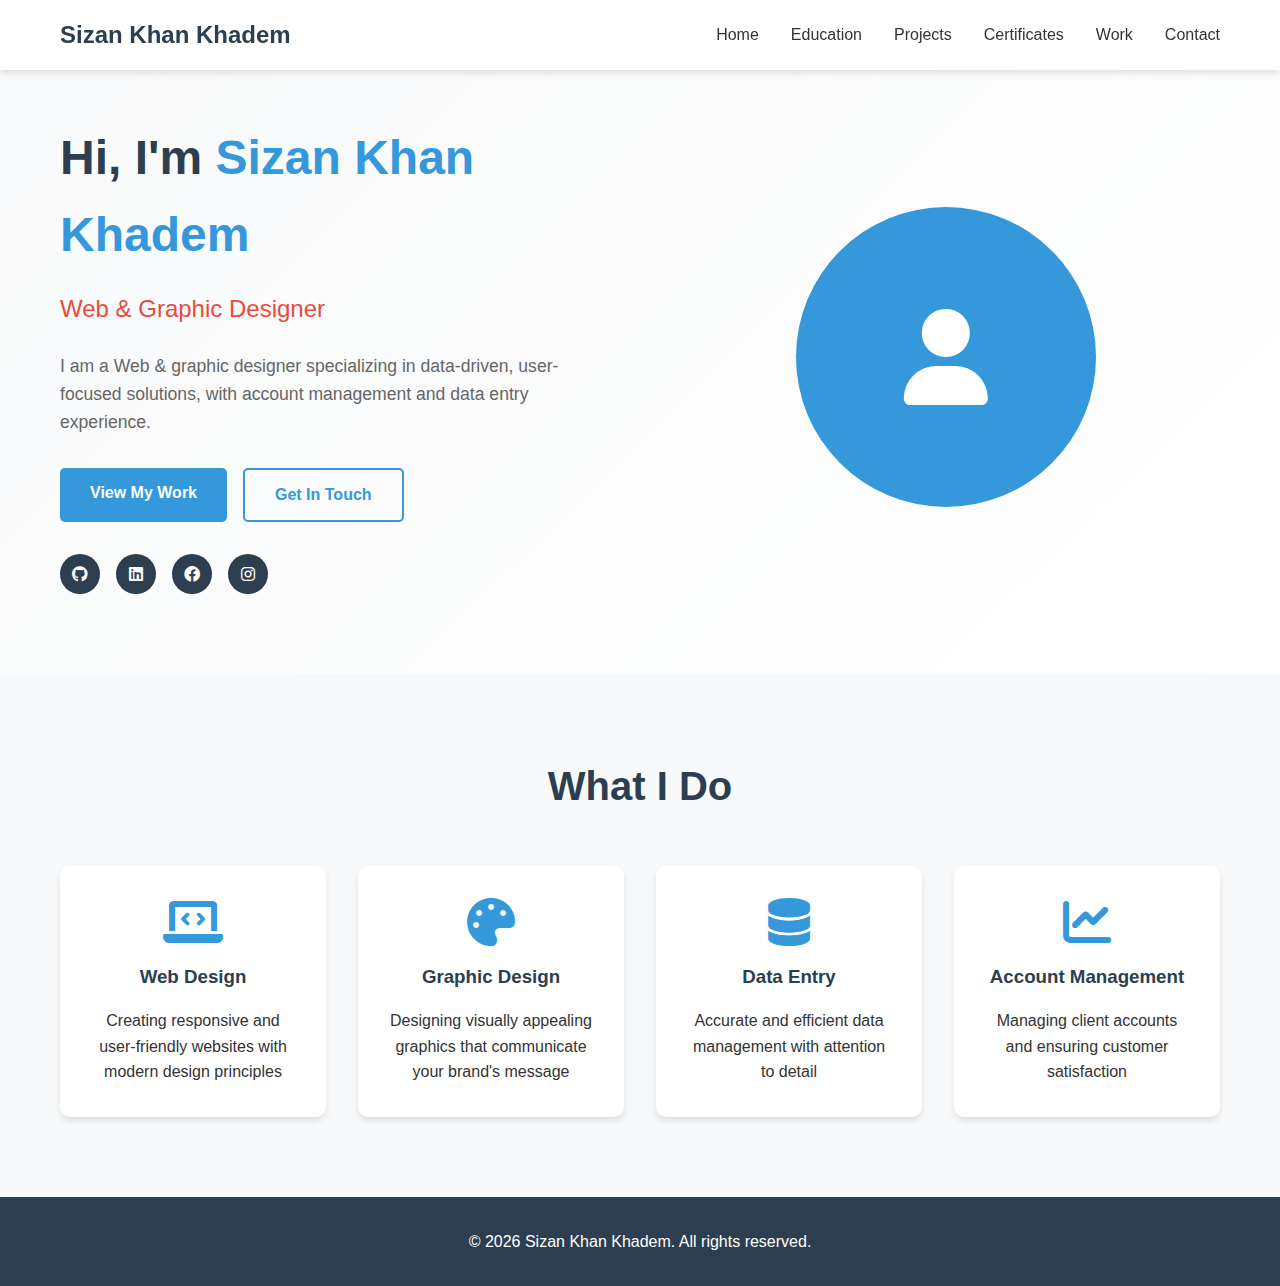
<file: index.html>
<!DOCTYPE html>
<html lang="en">
<head>
    <meta charset="UTF-8">
    <meta name="viewport" content="width=device-width, initial-scale=1.0">
    <title>Sizan Khan Khadem - Portfolio</title>
    <link rel="stylesheet" href="styles.css">
    <link href="https://cdnjs.cloudflare.com/ajax/libs/font-awesome/6.0.0/css/all.min.css" rel="stylesheet">
</head>
<body>
    <nav class="navbar">
        <div class="nav-container">
            <div class="nav-logo">
                <h2>Sizan Khan Khadem</h2>
            </div>
            <ul class="nav-menu">
                <li class="nav-item"><a href="index.html" class="nav-link">Home</a></li>
                <li class="nav-item"><a href="education.html" class="nav-link">Education</a></li>
                <li class="nav-item"><a href="projects.html" class="nav-link">Projects</a></li>
                <li class="nav-item"><a href="certificates.html" class="nav-link">Certificates</a></li>
                <li class="nav-item"><a href="work.html" class="nav-link">Work</a></li>
                <li class="nav-item"><a href="contact.html" class="nav-link">Contact</a></li>
            </ul>
            <div class="hamburger">
                <span></span>
                <span></span>
                <span></span>
            </div>
        </div>
    </nav>

    <section class="hero">
        <div class="hero-container">
            <div class="hero-content">
                <h1>Hi, I'm <span class="highlight">Sizan Khan Khadem</span></h1>
                <h2>Web & Graphic Designer</h2>
                <p class="bio">I am a Web & graphic designer specializing in data-driven, user-focused solutions, with account management and data entry experience.</p>
                <div class="hero-buttons">
                    <a href="projects.html" class="btn btn-primary">View My Work</a>
                    <a href="contact.html" class="btn btn-secondary">Get In Touch</a>
                </div>
                <div class="social-links">
                    <a href="https://github.com/Sezan-14711" target="_blank"><i class="fab fa-github"></i></a>
                    <a href="https://www.linkedin.com/in/sizankhankhadam/" target="_blank"><i class="fab fa-linkedin"></i></a>
                    <a href="https://www.facebook.com/share/175jYSY4NF/" target="_blank"><i class="fab fa-facebook"></i></a>
                    <a href="https://www.instagram.com/sezan_khan_sez_?igsh=MW90b3p6cHNrYTkxaQ==" target="_blank"><i class="fab fa-instagram"></i></a>
                </div>
            </div>
            <div class="hero-image">
                <div class="image-placeholder">
                    <i class="fas fa-user"></i>
                </div>
            </div>
        </div>
    </section>

    <section class="skills">
        <div class="container">
            <h2>What I Do</h2>
            <div class="skills-grid">
                <div class="skill-card">
                    <i class="fas fa-laptop-code"></i>
                    <h3>Web Design</h3>
                    <p>Creating responsive and user-friendly websites with modern design principles</p>
                </div>
                <div class="skill-card">
                    <i class="fas fa-palette"></i>
                    <h3>Graphic Design</h3>
                    <p>Designing visually appealing graphics that communicate your brand's message</p>
                </div>
                <div class="skill-card">
                    <i class="fas fa-database"></i>
                    <h3>Data Entry</h3>
                    <p>Accurate and efficient data management with attention to detail</p>
                </div>
                <div class="skill-card">
                    <i class="fas fa-chart-line"></i>
                    <h3>Account Management</h3>
                    <p>Managing client accounts and ensuring customer satisfaction</p>
                </div>
            </div>
        </div>
    </section>

    <footer class="footer">
        <div class="container">
            <p>&copy; 2024 Sizan Khan Khadem. All rights reserved.</p>
        </div>
    </footer>

    <script src="script.js"></script>
</body>
</html>
</file>
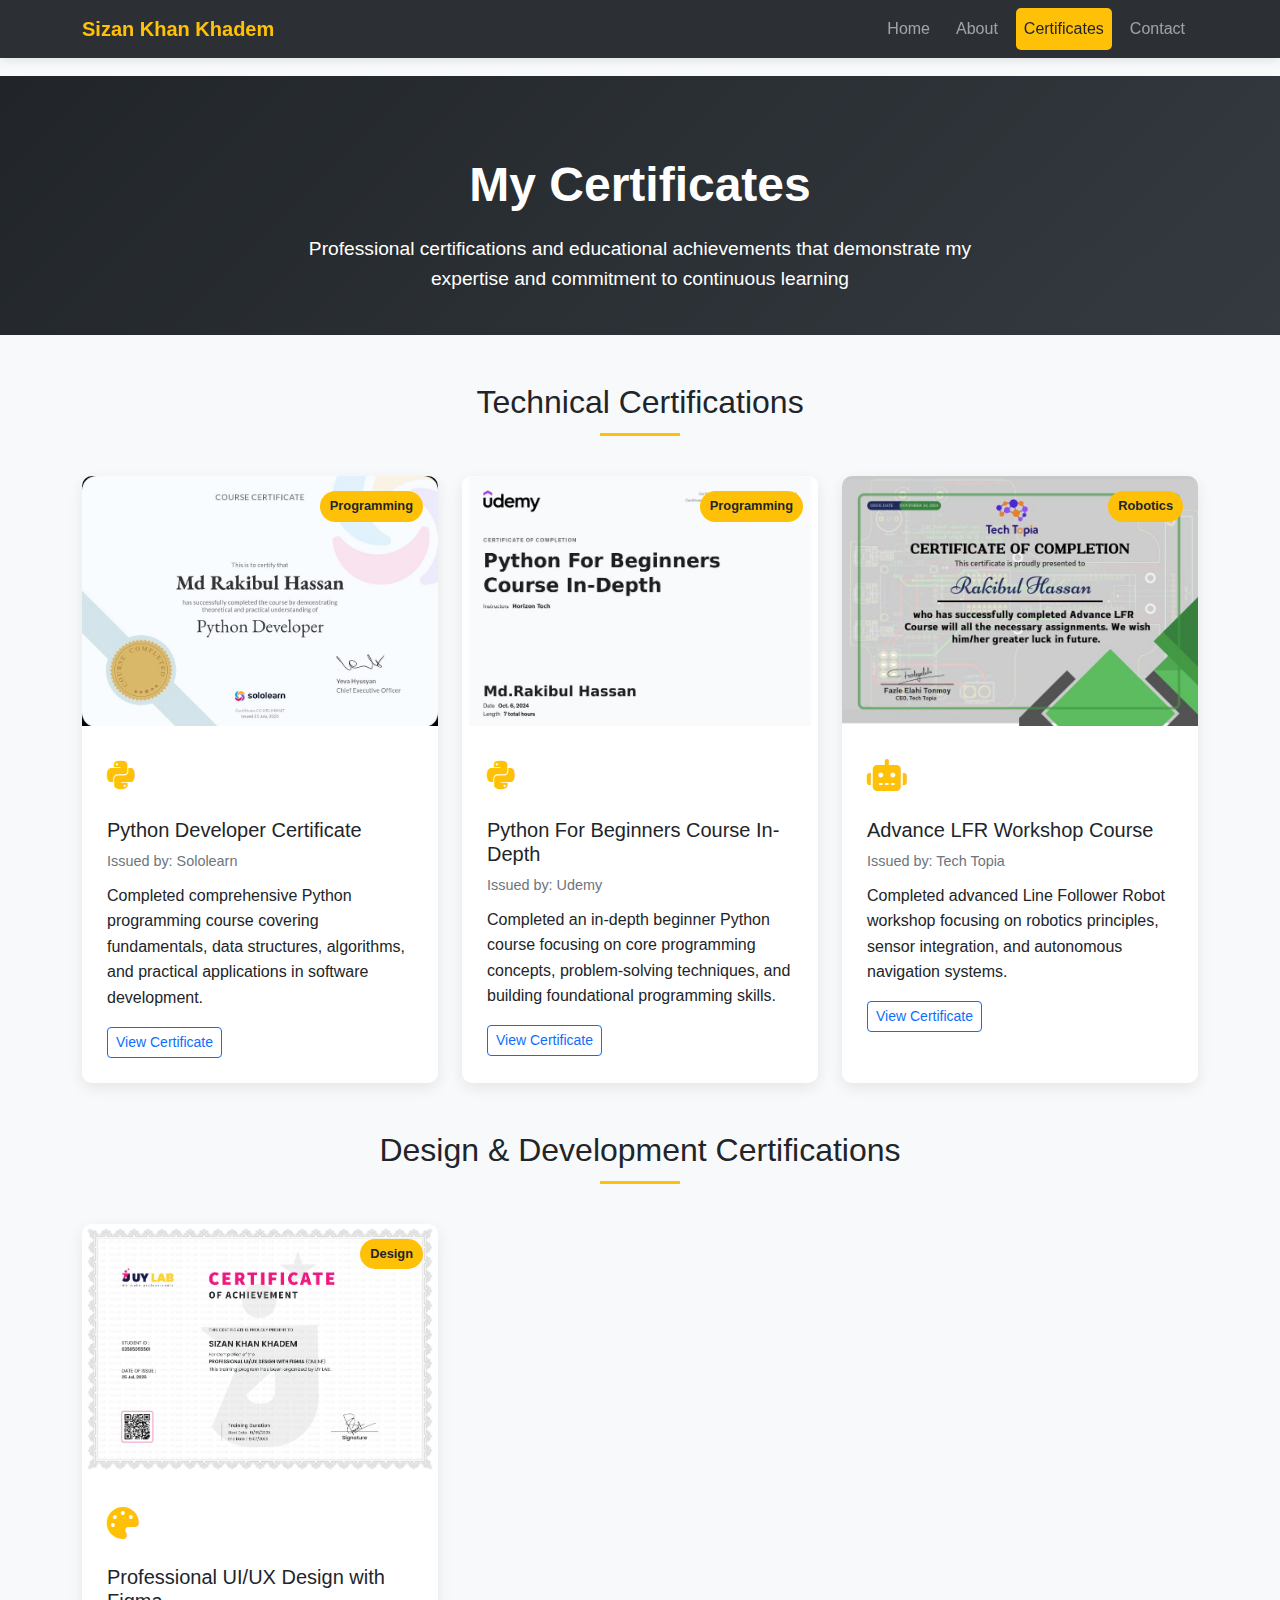
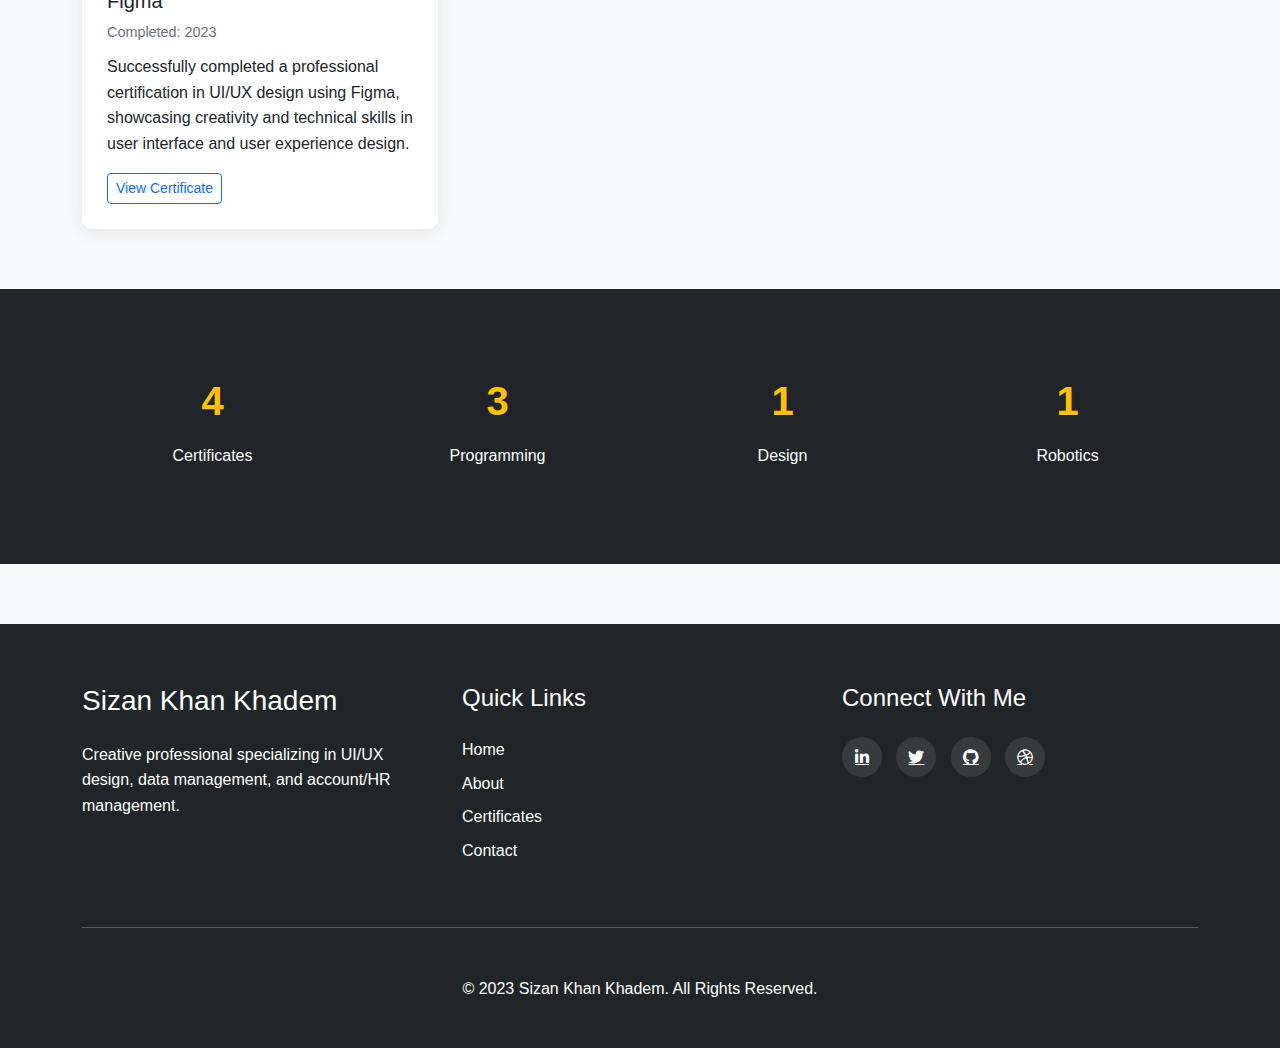
<file: about.html>
<!DOCTYPE html>
<html lang="en">

<head>
    <meta charset="UTF-8">
    <meta name="viewport" content="width=device-width, initial-scale=1.0">
    <title>Education & Certificates | Sizan Khan Khadem</title>
    <link href="https://cdn.jsdelivr.net/npm/bootstrap@5.3.3/dist/css/bootstrap.min.css" rel="stylesheet">
    <link href="https://cdnjs.cloudflare.com/ajax/libs/font-awesome/6.5.1/css/all.min.css" rel="stylesheet">
    <style>
        :root {
            --primary-color: #ffc107;
            --secondary-color: #212529;
            --accent-color: #6c757d;
            --light-bg: #f8f9fa;
        }
        
        body {
            font-family: 'Segoe UI', Tahoma, Geneva, Verdana, sans-serif;
            line-height: 1.6;
            color: var(--secondary-color);
            padding-top: 76px;
            background-color: #f8f9fa;
        }
        
        .navbar {
            background-color: rgba(33, 37, 41, 0.95) !important;
            backdrop-filter: blur(10px);
            transition: all 0.3s ease;
            box-shadow: 0 2px 10px rgba(0, 0, 0, 0.1);
        }
        
        .navbar-brand {
            font-weight: 700;
            color: var(--primary-color) !important;
        }
        
        .nav-link {
            font-weight: 500;
            margin: 0 5px;
            border-radius: 5px;
            transition: all 0.3s ease;
        }
        
        .nav-link:hover, .nav-link.active {
            background-color: var(--primary-color);
            color: var(--secondary-color) !important;
        }
        
        .certificates-hero {
            background: linear-gradient(135deg, var(--secondary-color) 0%, #343a40 100%);
            color: white;
            padding: 80px 0 40px;
            text-align: center;
            margin-bottom: 40px;
        }
        
        .certificates-hero h1 {
            font-size: 3rem;
            font-weight: 700;
            margin-bottom: 20px;
        }
        
        .certificates-hero p {
            font-size: 1.2rem;
            max-width: 700px;
            margin: 0 auto;
        }
        
        .section-title {
            position: relative;
            margin-bottom: 40px;
            padding-bottom: 15px;
            text-align: center;
        }
        
        .section-title:after {
            content: '';
            position: absolute;
            bottom: 0;
            left: 50%;
            transform: translateX(-50%);
            width: 80px;
            height: 3px;
            background-color: var(--primary-color);
        }
        
        .certificate-card {
            background-color: white;
            border-radius: 10px;
            box-shadow: 0 5px 15px rgba(0, 0, 0, 0.08);
            padding: 0;
            height: 100%;
            transition: transform 0.3s ease, box-shadow 0.3s ease;
            overflow: hidden;
            border: none;
        }
        
        .certificate-card:hover {
            transform: translateY(-10px);
            box-shadow: 0 15px 30px rgba(0, 0, 0, 0.15);
        }
        
        .certificate-img {
            height: 250px;
            object-fit: cover;
            width: 100%;
            transition: transform 0.5s ease;
        }
        
        .certificate-card:hover .certificate-img {
            transform: scale(1.05);
        }
        
        .certificate-badge {
            position: absolute;
            top: 15px;
            right: 15px;
            background-color: var(--primary-color);
            color: var(--secondary-color);
            padding: 5px 10px;
            border-radius: 20px;
            font-size: 0.8rem;
            font-weight: 600;
        }
        
        .certificate-content {
            padding: 25px;
        }
        
        .certificate-icon {
            font-size: 2rem;
            color: var(--primary-color);
            margin-bottom: 15px;
        }
        
        .certificate-date {
            color: var(--accent-color);
            font-size: 0.9rem;
            margin-bottom: 10px;
        }
        
        .stats-section {
            background-color: var(--secondary-color);
            color: white;
            padding: 60px 0;
            margin-top: 60px;
        }
        
        .stat-item {
            text-align: center;
            padding: 20px;
        }
        
        .stat-number {
            font-size: 2.5rem;
            font-weight: 700;
            color: var(--primary-color);
            margin-bottom: 10px;
        }
        
        .footer {
            background-color: var(--secondary-color);
            color: white;
            padding: 60px 0 30px;
            margin-top: 60px;
        }
        
        .social-links a {
            display: inline-flex;
            align-items: center;
            justify-content: center;
            width: 40px;
            height: 40px;
            background-color: rgba(255, 255, 255, 0.1);
            color: white;
            border-radius: 50%;
            margin-right: 10px;
            transition: all 0.3s ease;
        }
        
        .social-links a:hover {
            background-color: var(--primary-color);
            color: var(--secondary-color);
            transform: translateY(-3px);
        }
        
        @media (max-width: 768px) {
            .certificates-hero h1 {
                font-size: 2.2rem;
            }
            
            .certificates-hero p {
                font-size: 1rem;
            }
        }
    </style>
</head>

<body>
    <!-- Navbar -->
    <nav class="navbar navbar-expand-lg navbar-dark fixed-top">
        <div class="container">
            <a class="navbar-brand" href="index.html">Sizan Khan Khadem</a>
            <button class="navbar-toggler" type="button" data-bs-toggle="collapse" data-bs-target="#navbarNav">
                <span class="navbar-toggler-icon"></span>
            </button>
            <div class="collapse navbar-collapse" id="navbarNav">
                <ul class="navbar-nav ms-auto">
                    <li class="nav-item">
                        <a class="nav-link" href="index.html">Home</a>
                    </li>
                    <li class="nav-item">
                        <a class="nav-link" href="about.html">About</a>
                    </li>
                    <li class="nav-item">
                        <a class="nav-link active" href="certificates.html">Certificates</a>
                    </li>
                    <li class="nav-item">
                        <a class="nav-link" href="contact.html">Contact</a>
                    </li>
                </ul>
            </div>
        </div>
    </nav>

    <!-- Hero Section -->
    <section class="certificates-hero">
        <div class="container">
            <h1>My Certificates</h1>
            <p>Professional certifications and educational achievements that demonstrate my expertise and commitment to continuous learning</p>
        </div>
    </section>

    <!-- Certificates Section -->
    <section class="container my-5">
        <h2 class="section-title">Technical Certifications</h2>
        <div class="row g-4">
            <div class="col-md-6 col-lg-4">
                <div class="certificate-card">
                    <div class="position-relative">
                        <img src="assets/images/cer4.jpg" class="certificate-img" alt="Python Developer Certificate">
                        <span class="certificate-badge">Programming</span>
                    </div>
                    <div class="certificate-content">
                        <div class="certificate-icon">
                            <i class="fab fa-python"></i>
                        </div>
                        <h5>Python Developer Certificate</h5>
                        <p class="certificate-date">Issued by: Sololearn</p>
                        <p class="card-text">Completed comprehensive Python programming course covering fundamentals, data structures, algorithms, and practical applications in software development.</p>
                        <a href="assets/images/cer4.jpg" class="btn btn-outline-primary btn-sm" target="_blank">View Certificate</a>
                    </div>
                </div>
            </div>
            
            <div class="col-md-6 col-lg-4">
                <div class="certificate-card">
                    <div class="position-relative">
                        <img src="assets/images/cer5.jpg" class="certificate-img" alt="Python For Beginners Certificate">
                        <span class="certificate-badge">Programming</span>
                    </div>
                    <div class="certificate-content">
                        <div class="certificate-icon">
                            <i class="fab fa-python"></i>
                        </div>
                        <h5>Python For Beginners Course In-Depth</h5>
                        <p class="certificate-date">Issued by: Udemy</p>
                        <p class="card-text">Completed an in-depth beginner Python course focusing on core programming concepts, problem-solving techniques, and building foundational programming skills.</p>
                        <a href="assets/images/cer5.jpg" class="btn btn-outline-primary btn-sm" target="_blank">View Certificate</a>
                    </div>
                </div>
            </div>
            
            <div class="col-md-6 col-lg-4">
                <div class="certificate-card">
                    <div class="position-relative">
                        <img src="assets/images/cer6.jpg" class="certificate-img" alt="Advance LFR Workshop Certificate">
                        <span class="certificate-badge">Robotics</span>
                    </div>
                    <div class="certificate-content">
                        <div class="certificate-icon">
                            <i class="fas fa-robot"></i>
                        </div>
                        <h5>Advance LFR Workshop Course</h5>
                        <p class="certificate-date">Issued by: Tech Topia</p>
                        <p class="card-text">Completed advanced Line Follower Robot workshop focusing on robotics principles, sensor integration, and autonomous navigation systems.</p>
                        <a href="assets/images/cer6.jpg" class="btn btn-outline-primary btn-sm" target="_blank">View Certificate</a>
                    </div>
                </div>
            </div>
        </div>
        
        <h2 class="section-title mt-5">Design & Development Certifications</h2>
        <div class="row g-4">
            <div class="col-md-6 col-lg-4">
                <div class="certificate-card">
                    <div class="position-relative">
                        <img src="assets/images/ui-ux.jpg" class="certificate-img" alt="UI/UX Design Certification">
                        <span class="certificate-badge">Design</span>
                    </div>
                    <div class="certificate-content">
                        <div class="certificate-icon">
                            <i class="fas fa-palette"></i>
                        </div>
                        <h5>Professional UI/UX Design with Figma</h5>
                        <p class="certificate-date">Completed: 2023</p>
                        <p class="card-text">Successfully completed a professional certification in UI/UX design using Figma, showcasing creativity and technical skills in user interface and user experience design.</p>
                        <a href="assets/images/ui-ux.jpg" class="btn btn-outline-primary btn-sm" target="_blank">View Certificate</a>
                    </div>
                </div>
            </div>
        </div>
    </section>

    <!-- Stats Section -->
    <section class="stats-section">
        <div class="container">
            <div class="row text-center">
                <div class="col-md-3 col-6">
                    <div class="stat-item">
                        <div class="stat-number">4</div>
                        <p>Certificates</p>
                    </div>
                </div>
                <div class="col-md-3 col-6">
                    <div class="stat-item">
                        <div class="stat-number">3</div>
                        <p>Programming</p>
                    </div>
                </div>
                <div class="col-md-3 col-6">
                    <div class="stat-item">
                        <div class="stat-number">1</div>
                        <p>Design</p>
                    </div>
                </div>
                <div class="col-md-3 col-6">
                    <div class="stat-item">
                        <div class="stat-number">1</div>
                        <p>Robotics</p>
                    </div>
                </div>
            </div>
        </div>
    </section>

    <!-- Footer -->
    <footer class="footer">
        <div class="container">
            <div class="row">
                <div class="col-lg-4 mb-4 mb-lg-0">
                    <h3 class="mb-4">Sizan Khan Khadem</h3>
                    <p>Creative professional specializing in UI/UX design, data management, and account/HR management.</p>
                </div>
                <div class="col-lg-4 mb-4 mb-lg-0">
                    <h4 class="mb-4">Quick Links</h4>
                    <ul class="list-unstyled">
                        <li class="mb-2"><a href="index.html" class="text-white text-decoration-none">Home</a></li>
                        <li class="mb-2"><a href="about.html" class="text-white text-decoration-none">About</a></li>
                        <li class="mb-2"><a href="certificates.html" class="text-white text-decoration-none">Certificates</a></li>
                        <li class="mb-2"><a href="contact.html" class="text-white text-decoration-none">Contact</a></li>
                    </ul>
                </div>
                <div class="col-lg-4">
                    <h4 class="mb-4">Connect With Me</h4>
                    <div class="social-links">
                        <a href="#"><i class="fab fa-linkedin-in"></i></a>
                        <a href="#"><i class="fab fa-twitter"></i></a>
                        <a href="#"><i class="fab fa-github"></i></a>
                        <a href="#"><i class="fab fa-dribbble"></i></a>
                    </div>
                </div>
            </div>
            <hr class="my-5 bg-light">
            <div class="text-center">
                <p>&copy; 2023 Sizan Khan Khadem. All Rights Reserved.</p>
            </div>
        </div>
    </footer>

    <script src="https://cdn.jsdelivr.net/npm/bootstrap@5.3.3/dist/js/bootstrap.bundle.min.js"></script>
    <script>
        // Navbar background on scroll
        window.addEventListener('scroll', function() {
            if (window.scrollY > 50) {
                document.querySelector('.navbar').style.backgroundColor = 'rgba(33, 37, 41, 0.95)';
            } else {
                document.querySelector('.navbar').style.backgroundColor = 'rgba(33, 37, 41, 0.9)';
            }
        });
    </script>
</body>

</html>
</file>
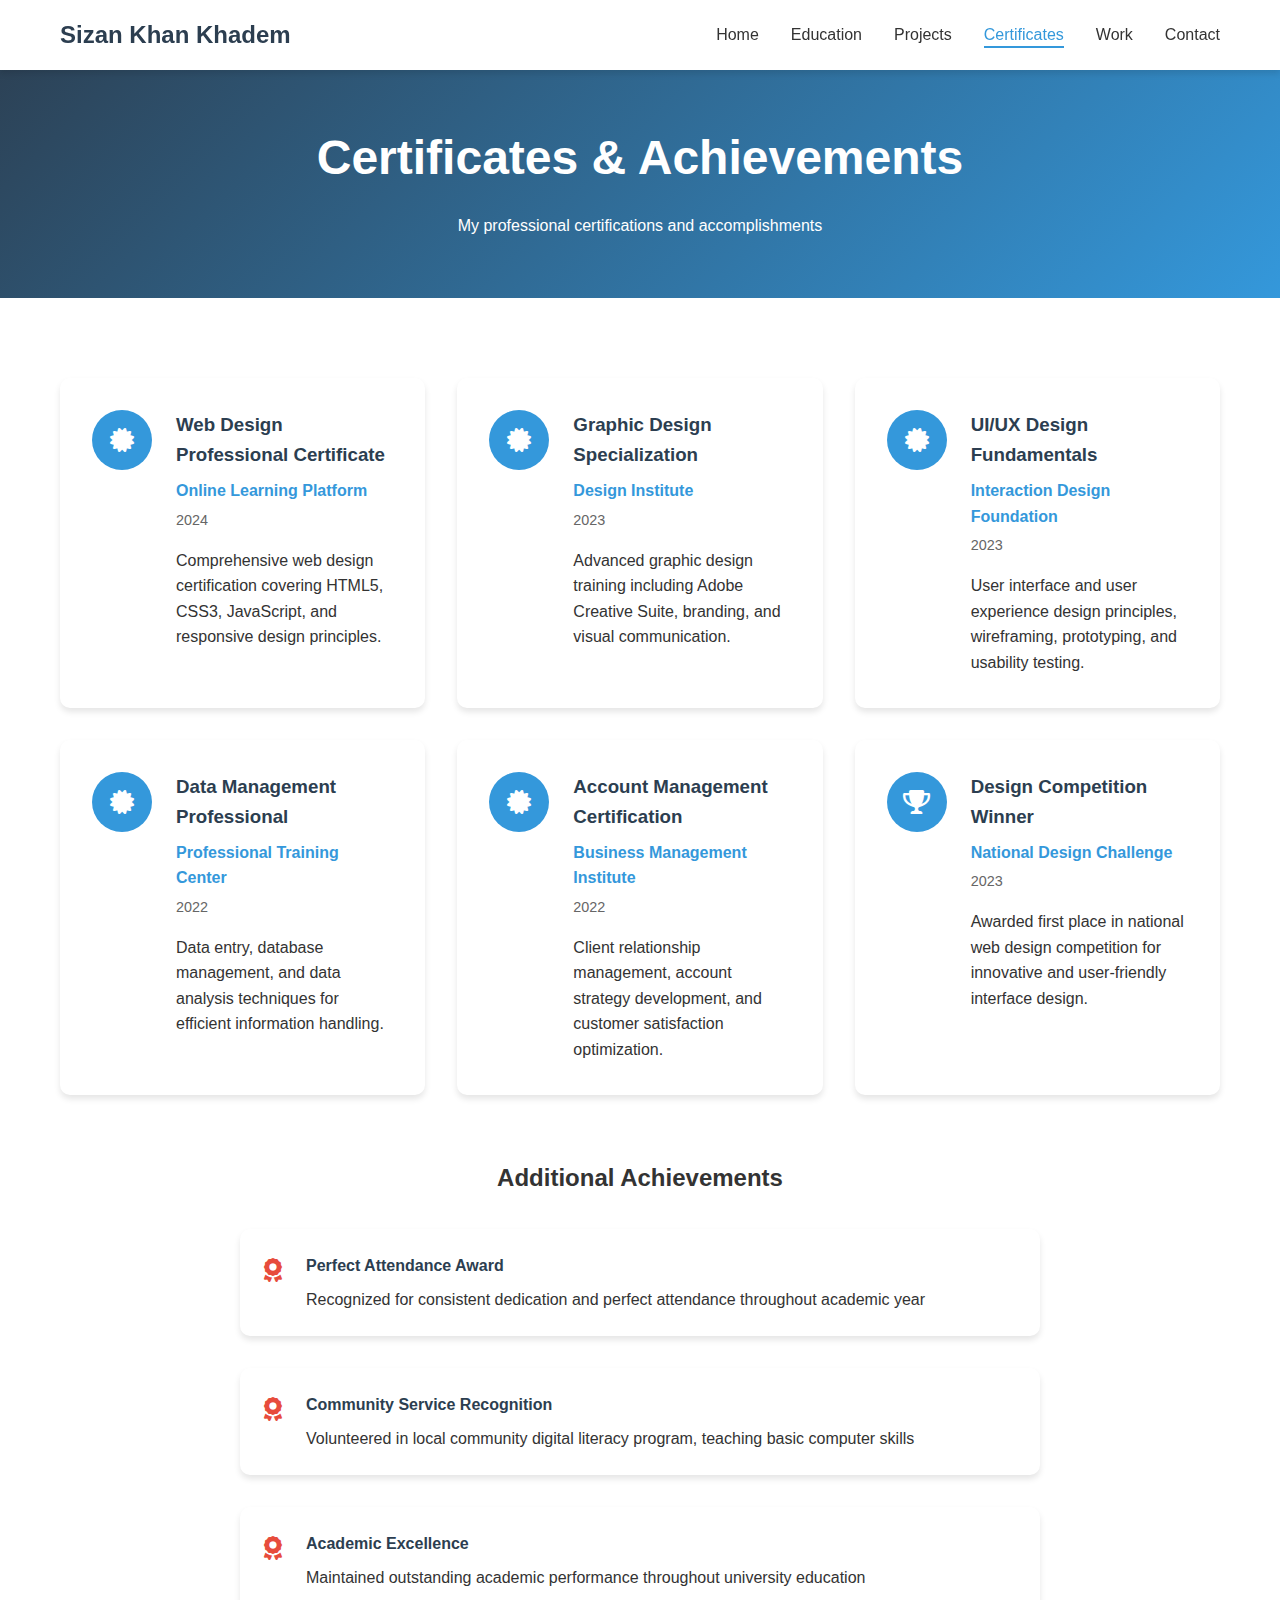
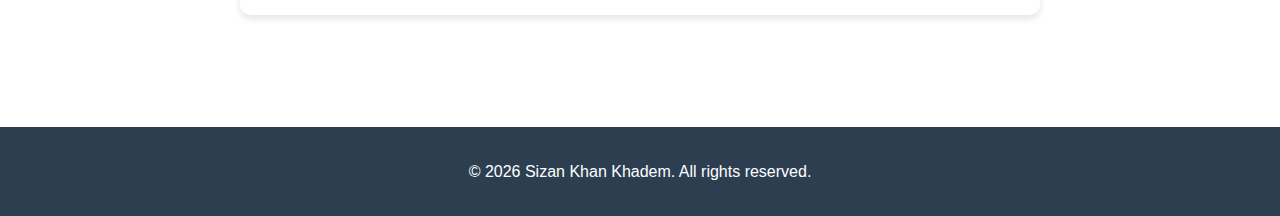
<file: certificates.html>
<!DOCTYPE html>
<html lang="en">
<head>
    <meta charset="UTF-8">
    <meta name="viewport" content="width=device-width, initial-scale=1.0">
    <title>Certificates - Sizan Khan Khadem</title>
    <link rel="stylesheet" href="styles.css">
    <link href="https://cdnjs.cloudflare.com/ajax/libs/font-awesome/6.0.0/css/all.min.css" rel="stylesheet">
</head>
<body>
    <nav class="navbar">
        <div class="nav-container">
            <div class="nav-logo">
                <h2>Sizan Khan Khadem</h2>
            </div>
            <ul class="nav-menu">
                <li class="nav-item"><a href="index.html" class="nav-link">Home</a></li>
                <li class="nav-item"><a href="education.html" class="nav-link">Education</a></li>
                <li class="nav-item"><a href="projects.html" class="nav-link">Projects</a></li>
                <li class="nav-item"><a href="certificates.html" class="nav-link active">Certificates</a></li>
                <li class="nav-item"><a href="work.html" class="nav-link">Work</a></li>
                <li class="nav-item"><a href="contact.html" class="nav-link">Contact</a></li>
            </ul>
            <div class="hamburger">
                <span></span>
                <span></span>
                <span></span>
            </div>
        </div>
    </nav>

    <section class="page-header">
        <div class="container">
            <h1>Certificates & Achievements</h1>
            <p>My professional certifications and accomplishments</p>
        </div>
    </section>

    <section class="certificates">
        <div class="container">
            <div class="certificates-grid">
                <div class="certificate-card">
                    <div class="certificate-icon">
                        <i class="fas fa-certificate"></i>
                    </div>
                    <div class="certificate-content">
                        <h3>Web Design Professional Certificate</h3>
                        <span class="certificate-issuer">Online Learning Platform</span>
                        <span class="certificate-date">2024</span>
                        <p>Comprehensive web design certification covering HTML5, CSS3, JavaScript, and responsive design principles.</p>
                    </div>
                </div>

                <div class="certificate-card">
                    <div class="certificate-icon">
                        <i class="fas fa-certificate"></i>
                    </div>
                    <div class="certificate-content">
                        <h3>Graphic Design Specialization</h3>
                        <span class="certificate-issuer">Design Institute</span>
                        <span class="certificate-date">2023</span>
                        <p>Advanced graphic design training including Adobe Creative Suite, branding, and visual communication.</p>
                    </div>
                </div>

                <div class="certificate-card">
                    <div class="certificate-icon">
                        <i class="fas fa-certificate"></i>
                    </div>
                    <div class="certificate-content">
                        <h3>UI/UX Design Fundamentals</h3>
                        <span class="certificate-issuer">Interaction Design Foundation</span>
                        <span class="certificate-date">2023</span>
                        <p>User interface and user experience design principles, wireframing, prototyping, and usability testing.</p>
                    </div>
                </div>

                <div class="certificate-card">
                    <div class="certificate-icon">
                        <i class="fas fa-certificate"></i>
                    </div>
                    <div class="certificate-content">
                        <h3>Data Management Professional</h3>
                        <span class="certificate-issuer">Professional Training Center</span>
                        <span class="certificate-date">2022</span>
                        <p>Data entry, database management, and data analysis techniques for efficient information handling.</p>
                    </div>
                </div>

                <div class="certificate-card">
                    <div class="certificate-icon">
                        <i class="fas fa-certificate"></i>
                    </div>
                    <div class="certificate-content">
                        <h3>Account Management Certification</h3>
                        <span class="certificate-issuer">Business Management Institute</span>
                        <span class="certificate-date">2022</span>
                        <p>Client relationship management, account strategy development, and customer satisfaction optimization.</p>
                    </div>
                </div>

                <div class="certificate-card">
                    <div class="certificate-icon">
                        <i class="fas fa-trophy"></i>
                    </div>
                    <div class="certificate-content">
                        <h3>Design Competition Winner</h3>
                        <span class="certificate-issuer">National Design Challenge</span>
                        <span class="certificate-date">2023</span>
                        <p>Awarded first place in national web design competition for innovative and user-friendly interface design.</p>
                    </div>
                </div>
            </div>

            <div class="achievements-section">
                <h2>Additional Achievements</h2>
                <div class="achievements-list">
                    <div class="achievement-item">
                        <i class="fas fa-award"></i>
                        <div class="achievement-content">
                            <h4>Perfect Attendance Award</h4>
                            <p>Recognized for consistent dedication and perfect attendance throughout academic year</p>
                        </div>
                    </div>
                    <div class="achievement-item">
                        <i class="fas fa-award"></i>
                        <div class="achievement-content">
                            <h4>Community Service Recognition</h4>
                            <p>Volunteered in local community digital literacy program, teaching basic computer skills</p>
                        </div>
                    </div>
                    <div class="achievement-item">
                        <i class="fas fa-award"></i>
                        <div class="achievement-content">
                            <h4>Academic Excellence</h4>
                            <p>Maintained outstanding academic performance throughout university education</p>
                        </div>
                    </div>
                </div>
            </div>
        </div>
    </section>

    <footer class="footer">
        <div class="container">
            <p>&copy; 2024 Sizan Khan Khadem. All rights reserved.</p>
        </div>
    </footer>

    <script src="script.js"></script>
</body>
</html>
</file>
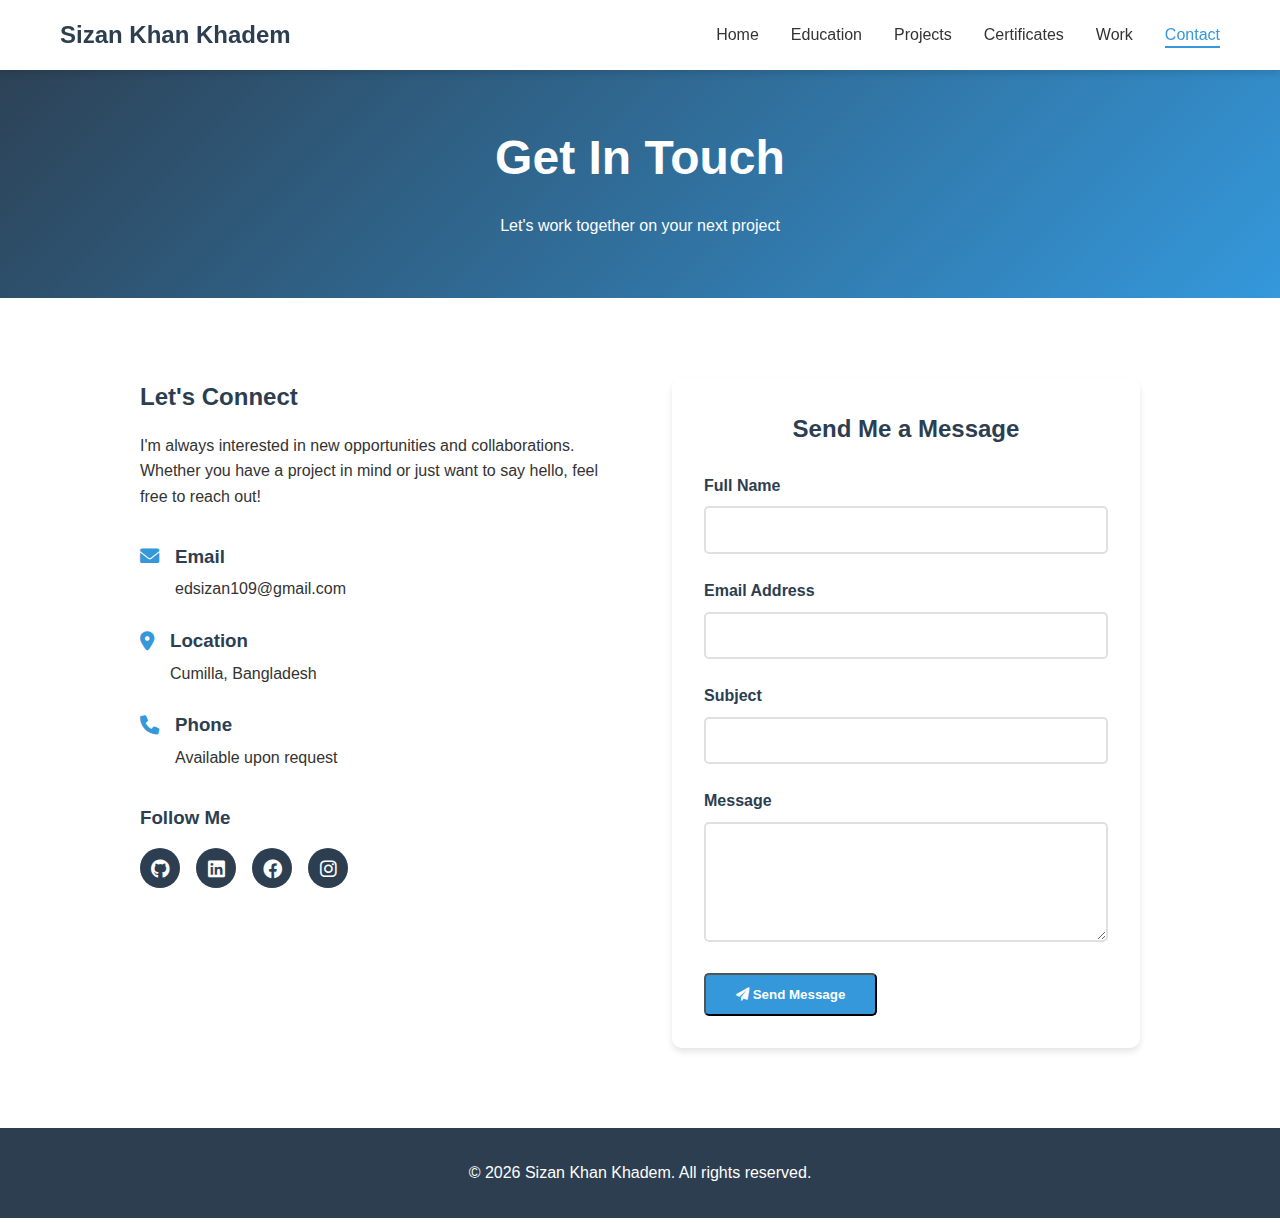
<file: contact.html>
<!DOCTYPE html>
<html lang="en">
<head>
    <meta charset="UTF-8">
    <meta name="viewport" content="width=device-width, initial-scale=1.0">
    <title>Contact - Sizan Khan Khadem</title>
    <link rel="stylesheet" href="styles.css">
    <link href="https://cdnjs.cloudflare.com/ajax/libs/font-awesome/6.0.0/css/all.min.css" rel="stylesheet">
</head>
<body>
    <nav class="navbar">
        <div class="nav-container">
            <div class="nav-logo">
                <h2>Sizan Khan Khadem</h2>
            </div>
            <ul class="nav-menu">
                <li class="nav-item"><a href="index.html" class="nav-link">Home</a></li>
                <li class="nav-item"><a href="education.html" class="nav-link">Education</a></li>
                <li class="nav-item"><a href="projects.html" class="nav-link">Projects</a></li>
                <li class="nav-item"><a href="certificates.html" class="nav-link">Certificates</a></li>
                <li class="nav-item"><a href="work.html" class="nav-link">Work</a></li>
                <li class="nav-item"><a href="contact.html" class="nav-link active">Contact</a></li>
            </ul>
            <div class="hamburger">
                <span></span>
                <span></span>
                <span></span>
            </div>
        </div>
    </nav>

    <section class="page-header">
        <div class="container">
            <h1>Get In Touch</h1>
            <p>Let's work together on your next project</p>
        </div>
    </section>

    <section class="contact">
        <div class="container">
            <div class="contact-content">
                <div class="contact-info">
                    <h2>Let's Connect</h2>
                    <p>I'm always interested in new opportunities and collaborations. Whether you have a project in mind or just want to say hello, feel free to reach out!</p>
                    
                    <div class="contact-details">
                        <div class="contact-item">
                            <i class="fas fa-envelope"></i>
                            <div>
                                <h3>Email</h3>
                                <p>edsizan109@gmail.com</p>
                            </div>
                        </div>
                        <div class="contact-item">
                            <i class="fas fa-map-marker-alt"></i>
                            <div>
                                <h3>Location</h3>
                                <p>Cumilla, Bangladesh</p>
                            </div>
                        </div>
                        <div class="contact-item">
                            <i class="fas fa-phone"></i>
                            <div>
                                <h3>Phone</h3>
                                <p>Available upon request</p>
                            </div>
                        </div>
                    </div>

                    <div class="social-contact">
                        <h3>Follow Me</h3>
                        <div class="social-links">
                            <a href="https://github.com/Sezan-14711" target="_blank" class="social-link">
                                <i class="fab fa-github"></i>
                            </a>
                            <a href="https://www.linkedin.com/in/sizankhankhadam/" target="_blank" class="social-link">
                                <i class="fab fa-linkedin"></i>
                            </a>
                            <a href="https://www.facebook.com/share/175jYSY4NF/" target="_blank" class="social-link">
                                <i class="fab fa-facebook"></i>
                            </a>
                            <a href="https://www.instagram.com/sezan_khan_sez_?igsh=MW90b3p6cHNrYTkxaQ==" target="_blank" class="social-link">
                                <i class="fab fa-instagram"></i>
                            </a>
                        </div>
                    </div>
                </div>

                <div class="contact-form">
                    <h2>Send Me a Message</h2>
                    <form action="https://formspree.io/f/xyznjvde" method="POST">
                        <div class="form-group">
                            <label for="name">Full Name</label>
                            <input type="text" id="name" name="name" required>
                        </div>
                        <div class="form-group">
                            <label for="email">Email Address</label>
                            <input type="email" id="email" name="email" required>
                        </div>
                        <div class="form-group">
                            <label for="subject">Subject</label>
                            <input type="text" id="subject" name="subject" required>
                        </div>
                        <div class="form-group">
                            <label for="message">Message</label>
                            <textarea id="message" name="message" rows="5" required></textarea>
                        </div>
                        <button type="submit" class="btn btn-primary">
                            <i class="fas fa-paper-plane"></i> Send Message
                        </button>
                    </form>
                </div>
            </div>
        </div>
    </section>

    <footer class="footer">
        <div class="container">
            <p>&copy; 2024 Sizan Khan Khadem. All rights reserved.</p>
        </div>
    </footer>

    <script src="script.js"></script>
</body>
</html>
</file>
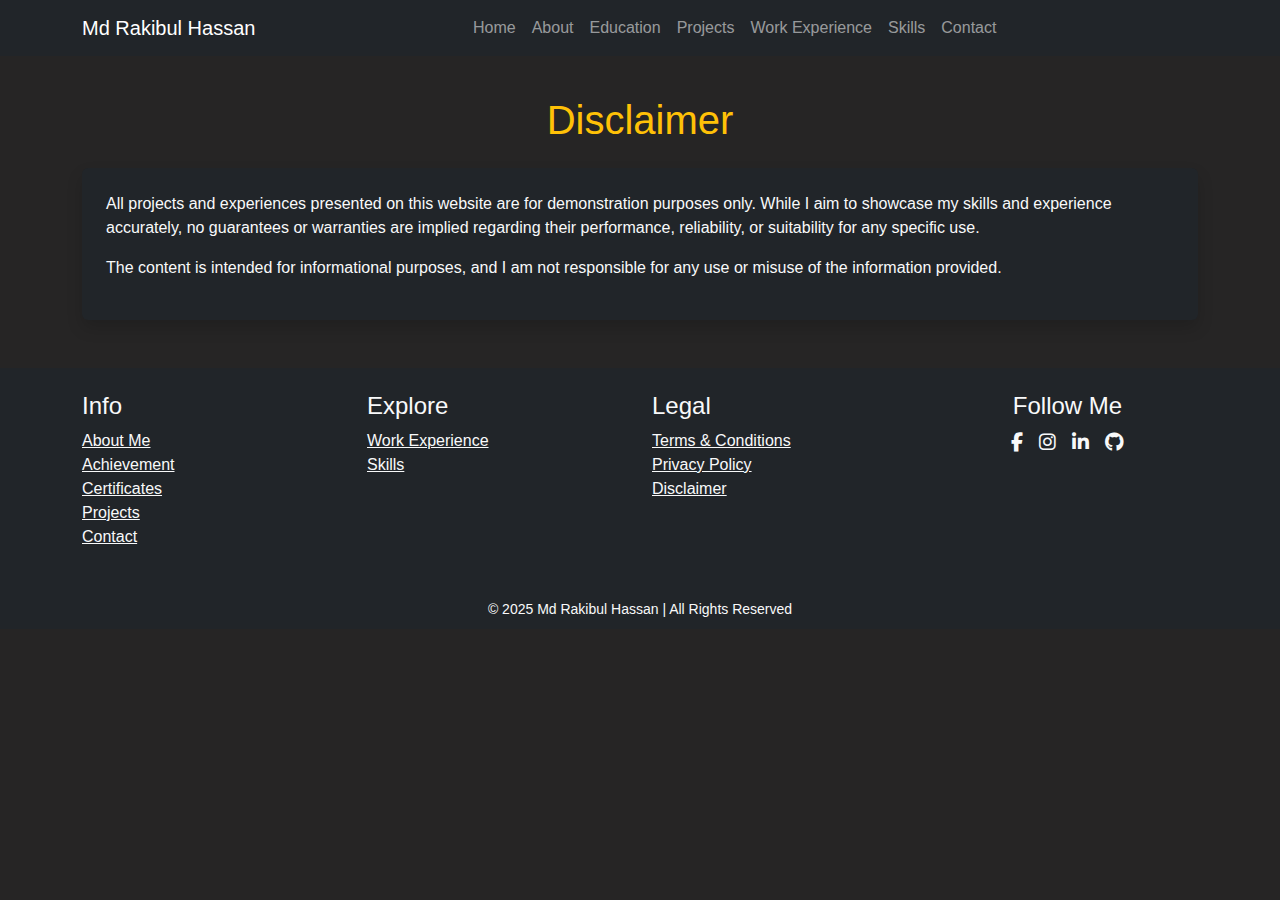
<file: disclaimer.html>
<!DOCTYPE html>
<html lang="en">

<head>
    <meta charset="UTF-8">
    <meta name="viewport" content="width=device-width, initial-scale=1.0">
    <title>Work Experience | Md Rakibul Hassan</title>
    <link href="https://cdn.jsdelivr.net/npm/bootstrap@5.3.3/dist/css/bootstrap.min.css" rel="stylesheet">
    <link href="https://cdnjs.cloudflare.com/ajax/libs/font-awesome/6.5.1/css/all.min.css" rel="stylesheet">
    <link rel="stylesheet" href="style.css">
</head>

<body>

    <!-- Navbar placeholder -->
    <div id="navbar-placeholder"></div>

    <!-- Section -->
    <section class="container my-5 pt-5 disclaimer">
        <h1 class="text-center text-warning mb-4">Disclaimer</h1>
        <div class="bg-dark text-light p-4 rounded shadow">
            <p>
                All projects and experiences presented on this website are for demonstration purposes only.
                While I aim to showcase my skills and experience accurately, no guarantees or warranties are implied
                regarding their performance, reliability, or suitability for any specific use.
            </p>
            <p>
                The content is intended for informational purposes, and I am not responsible for any use or misuse of
                the information provided.
            </p>
        </div>
    </section>

    <!-- Footer placeholder -->
    <div id="footer-placeholder"></div>

    <script src="https://cdn.jsdelivr.net/npm/bootstrap@5.3.3/dist/js/bootstrap.bundle.min.js"></script>

    <!-- Custom Script to load navbar & footer -->
    <script>
        document.addEventListener("DOMContentLoaded", () => {
            // Load Navbar
            fetch('navbar.html')
                .then(res => res.text())
                .then(html => {
                    document.getElementById('navbar-placeholder').innerHTML = html;
                    setActiveLink(); // highlight active link after loading navbar
                });

            // Load Footer
            fetch('footer.html')
                .then(res => res.text())
                .then(html => {
                    document.getElementById('footer-placeholder').innerHTML = html;
                });

            // Function to highlight the active link
            function setActiveLink() {
                const currentPath = window.location.pathname;
                const links = document.querySelectorAll('#navbar-placeholder a.nav-link');

                links.forEach(link => {
                    // Compare the link's href with the current URL path
                    if (link.getAttribute('href') === '.' + currentPath || link.getAttribute('href') === currentPath) {
                        link.classList.add('active');
                    } else {
                        link.classList.remove('active');
                    }
                });
            }
        });
    </script>

</body>

</html>
</file>
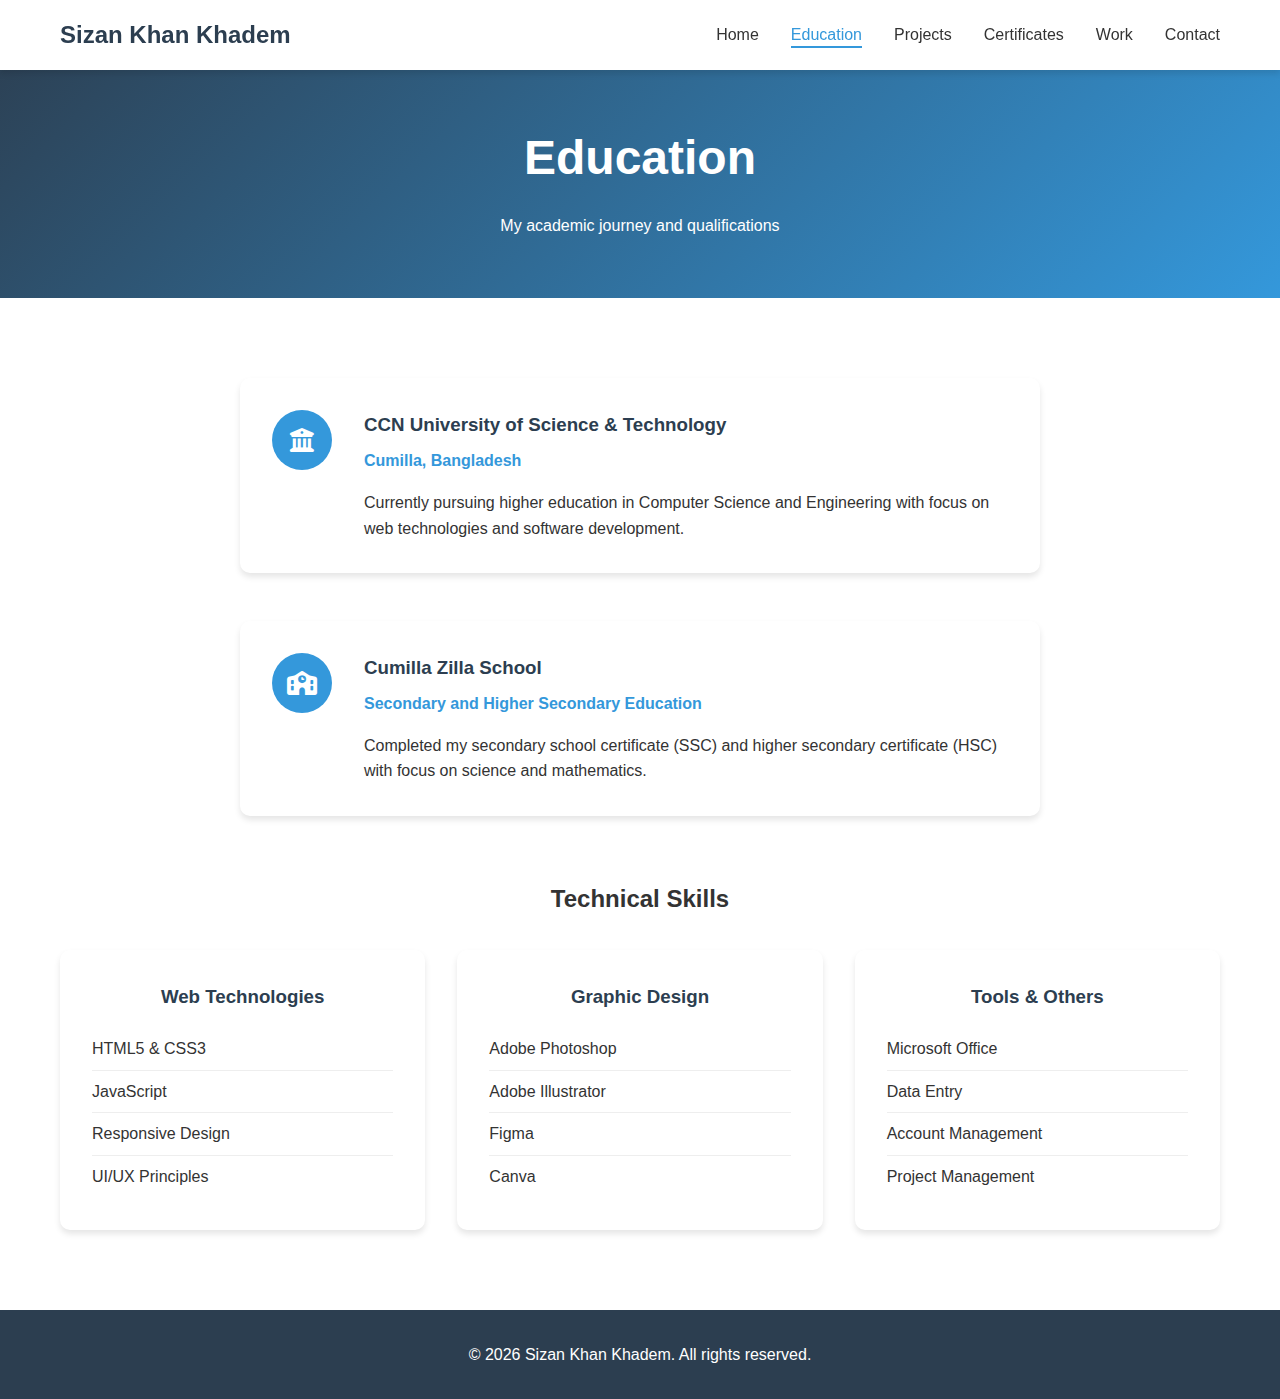
<file: education.html>
<!DOCTYPE html>
<html lang="en">
<head>
    <meta charset="UTF-8">
    <meta name="viewport" content="width=device-width, initial-scale=1.0">
    <title>Education - Sizan Khan Khadem</title>
    <link rel="stylesheet" href="styles.css">
    <link href="https://cdnjs.cloudflare.com/ajax/libs/font-awesome/6.0.0/css/all.min.css" rel="stylesheet">
</head>
<body>
    <nav class="navbar">
        <div class="nav-container">
            <div class="nav-logo">
                <h2>Sizan Khan Khadem</h2>
            </div>
            <ul class="nav-menu">
                <li class="nav-item"><a href="index.html" class="nav-link">Home</a></li>
                <li class="nav-item"><a href="education.html" class="nav-link active">Education</a></li>
                <li class="nav-item"><a href="projects.html" class="nav-link">Projects</a></li>
                <li class="nav-item"><a href="certificates.html" class="nav-link">Certificates</a></li>
                <li class="nav-item"><a href="work.html" class="nav-link">Work</a></li>
                <li class="nav-item"><a href="contact.html" class="nav-link">Contact</a></li>
            </ul>
            <div class="hamburger">
                <span></span>
                <span></span>
                <span></span>
            </div>
        </div>
    </nav>

    <section class="page-header">
        <div class="container">
            <h1>Education</h1>
            <p>My academic journey and qualifications</p>
        </div>
    </section>

    <section class="education">
        <div class="container">
            <div class="education-timeline">
                <div class="education-item">
                    <div class="education-icon">
                        <i class="fas fa-university"></i>
                    </div>
                    <div class="education-content">
                        <h3>CCN University of Science & Technology</h3>
                        <span class="education-date">Cumilla, Bangladesh</span>
                        <p>Currently pursuing higher education in Computer Science and Engineering with focus on web technologies and software development.</p>
                    </div>
                </div>
                
                <div class="education-item">
                    <div class="education-icon">
                        <i class="fas fa-school"></i>
                    </div>
                    <div class="education-content">
                        <h3>Cumilla Zilla School</h3>
                        <span class="education-date">Secondary and Higher Secondary Education</span>
                        <p>Completed my secondary school certificate (SSC) and higher secondary certificate (HSC) with focus on science and mathematics.</p>
                    </div>
                </div>
            </div>

            <div class="skills-section">
                <h2>Technical Skills</h2>
                <div class="skills-grid">
                    <div class="skill-category">
                        <h3>Web Technologies</h3>
                        <ul>
                            <li>HTML5 & CSS3</li>
                            <li>JavaScript</li>
                            <li>Responsive Design</li>
                            <li>UI/UX Principles</li>
                        </ul>
                    </div>
                    <div class="skill-category">
                        <h3>Graphic Design</h3>
                        <ul>
                            <li>Adobe Photoshop</li>
                            <li>Adobe Illustrator</li>
                            <li>Figma</li>
                            <li>Canva</li>
                        </ul>
                    </div>
                    <div class="skill-category">
                        <h3>Tools & Others</h3>
                        <ul>
                            <li>Microsoft Office</li>
                            <li>Data Entry</li>
                            <li>Account Management</li>
                            <li>Project Management</li>
                        </ul>
                    </div>
                </div>
            </div>
        </div>
    </section>

    <footer class="footer">
        <div class="container">
            <p>&copy; 2024 Sizan Khan Khadem. All rights reserved.</p>
        </div>
    </footer>

    <script src="script.js"></script>
</body>
</html>
</file>
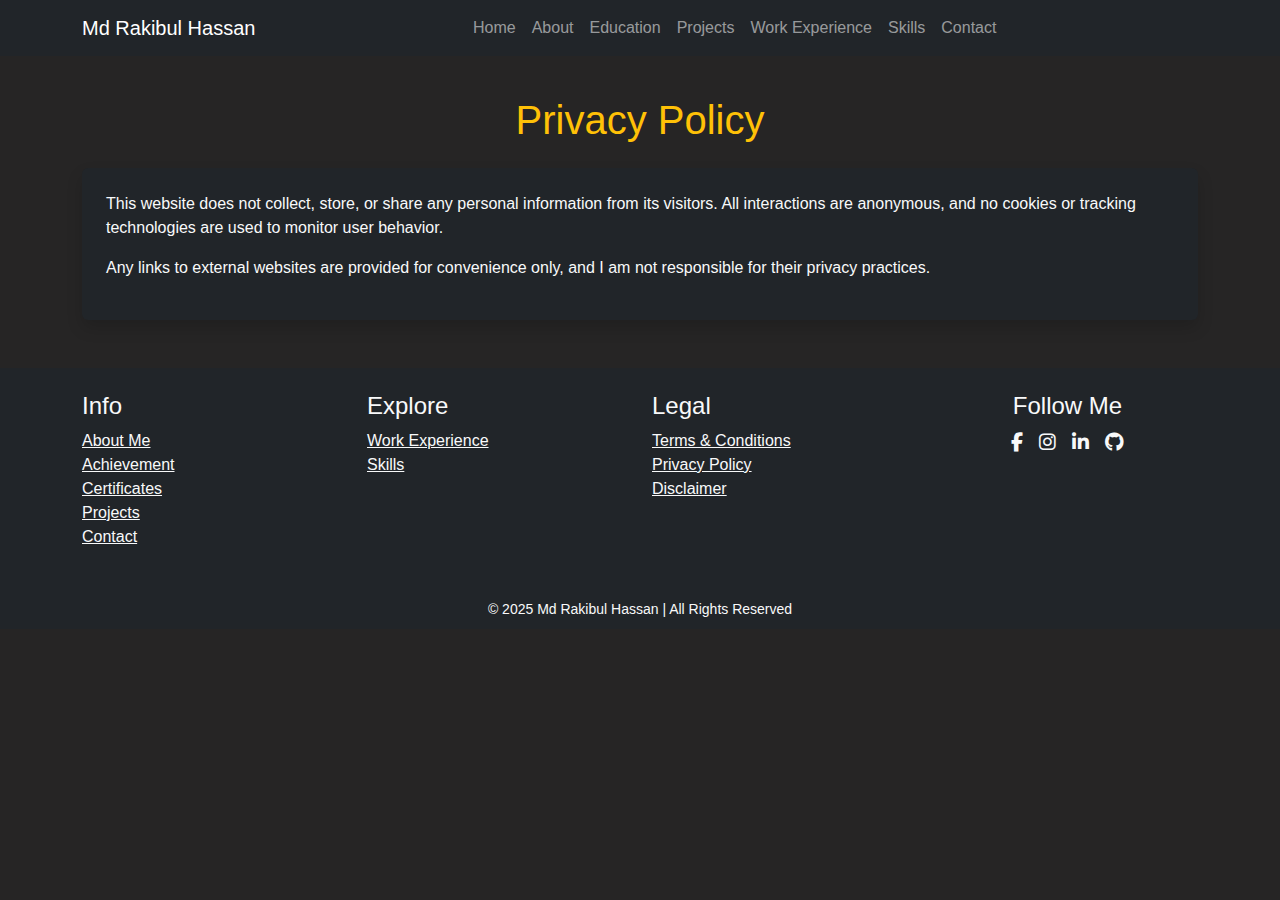
<file: privacy.html>
<!DOCTYPE html>
<html lang="en">

<head>
    <meta charset="UTF-8">
    <meta name="viewport" content="width=device-width, initial-scale=1.0">
    <title>Work Experience | Md Rakibul Hassan</title>
    <link href="https://cdn.jsdelivr.net/npm/bootstrap@5.3.3/dist/css/bootstrap.min.css" rel="stylesheet">
    <link href="https://cdnjs.cloudflare.com/ajax/libs/font-awesome/6.5.1/css/all.min.css" rel="stylesheet">
    <link rel="stylesheet" href="style.css">
</head>

<body>

    <!-- Navbar placeholder -->
    <div id="navbar-placeholder"></div>

    <!-- Section -->
    <section class="container my-5 pt-5 privacy">
        <h1 class="text-center text-warning mb-4">Privacy Policy</h1>
        <div class="bg-dark text-light p-4 rounded shadow">
            <p>
                This website does not collect, store, or share any personal information from its visitors.
                All interactions are anonymous, and no cookies or tracking technologies are used to monitor user
                behavior.
            </p>
            <p>
                Any links to external websites are provided for convenience only, and I am not responsible for their
                privacy practices.
            </p>
        </div>
    </section>

    <!-- Footer placeholder -->
    <div id="footer-placeholder"></div>

    <script src="https://cdn.jsdelivr.net/npm/bootstrap@5.3.3/dist/js/bootstrap.bundle.min.js"></script>

    <!-- Custom Script to load navbar & footer -->
    <script>
        document.addEventListener("DOMContentLoaded", () => {
            // Load Navbar
            fetch('navbar.html')
                .then(res => res.text())
                .then(html => {
                    document.getElementById('navbar-placeholder').innerHTML = html;
                    setActiveLink(); // highlight active link after loading navbar
                });

            // Load Footer
            fetch('footer.html')
                .then(res => res.text())
                .then(html => {
                    document.getElementById('footer-placeholder').innerHTML = html;
                });

            // Function to highlight the active link
            function setActiveLink() {
                const currentPath = window.location.pathname;
                const links = document.querySelectorAll('#navbar-placeholder a.nav-link');

                links.forEach(link => {
                    // Compare the link's href with the current URL path
                    if (link.getAttribute('href') === '.' + currentPath || link.getAttribute('href') === currentPath) {
                        link.classList.add('active');
                    } else {
                        link.classList.remove('active');
                    }
                });
            }
        });
    </script>

</body>

</html>
</file>
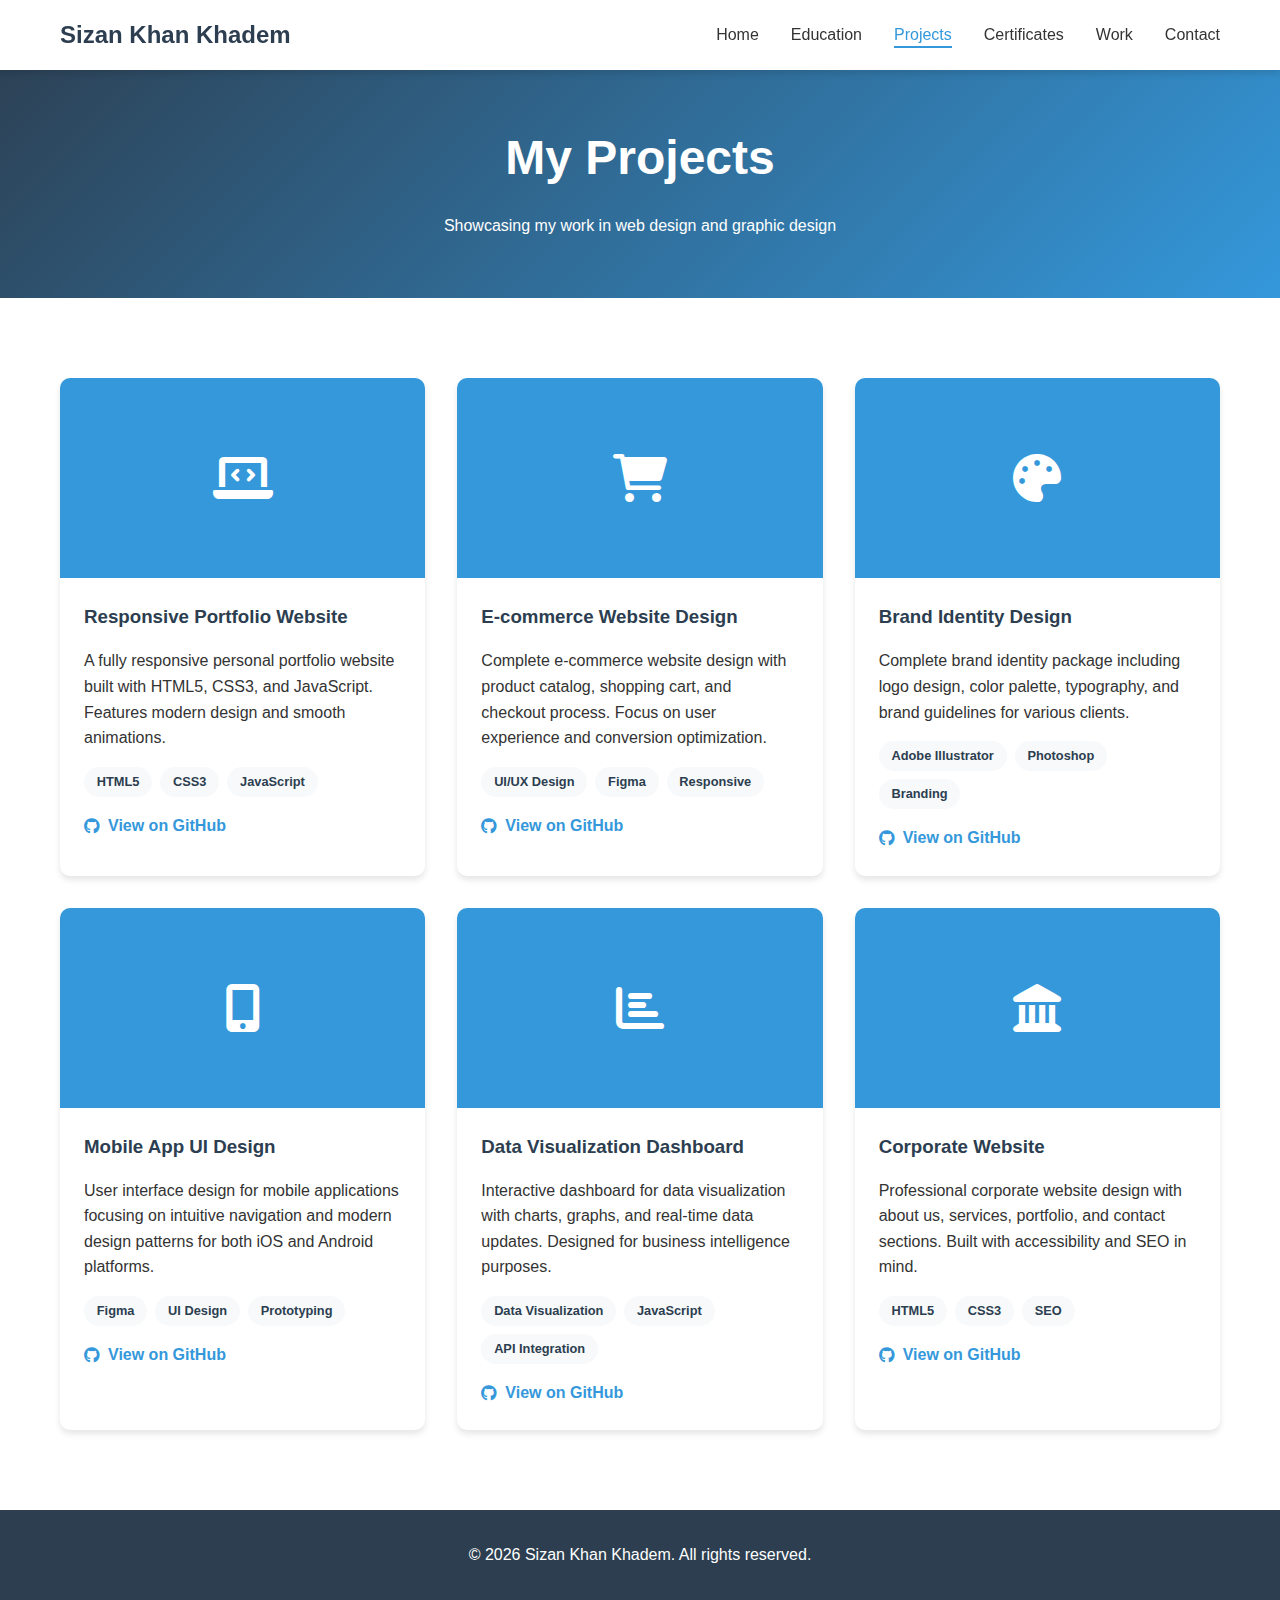
<file: projects.html>
<!DOCTYPE html>
<html lang="en">
<head>
    <meta charset="UTF-8">
    <meta name="viewport" content="width=device-width, initial-scale=1.0">
    <title>Projects - Sizan Khan Khadem</title>
    <link rel="stylesheet" href="styles.css">
    <link href="https://cdnjs.cloudflare.com/ajax/libs/font-awesome/6.0.0/css/all.min.css" rel="stylesheet">
</head>
<body>
    <nav class="navbar">
        <div class="nav-container">
            <div class="nav-logo">
                <h2>Sizan Khan Khadem</h2>
            </div>
            <ul class="nav-menu">
                <li class="nav-item"><a href="index.html" class="nav-link">Home</a></li>
                <li class="nav-item"><a href="education.html" class="nav-link">Education</a></li>
                <li class="nav-item"><a href="projects.html" class="nav-link active">Projects</a></li>
                <li class="nav-item"><a href="certificates.html" class="nav-link">Certificates</a></li>
                <li class="nav-item"><a href="work.html" class="nav-link">Work</a></li>
                <li class="nav-item"><a href="contact.html" class="nav-link">Contact</a></li>
            </ul>
            <div class="hamburger">
                <span></span>
                <span></span>
                <span></span>
            </div>
        </div>
    </nav>

    <section class="page-header">
        <div class="container">
            <h1>My Projects</h1>
            <p>Showcasing my work in web design and graphic design</p>
        </div>
    </section>

    <section class="projects">
        <div class="container">
            <div class="projects-grid">
                <div class="project-card">
                    <div class="project-image">
                        <i class="fas fa-laptop-code"></i>
                    </div>
                    <div class="project-content">
                        <h3>Responsive Portfolio Website</h3>
                        <p>A fully responsive personal portfolio website built with HTML5, CSS3, and JavaScript. Features modern design and smooth animations.</p>
                        <div class="project-tech">
                            <span class="tech-tag">HTML5</span>
                            <span class="tech-tag">CSS3</span>
                            <span class="tech-tag">JavaScript</span>
                        </div>
                        <a href="https://github.com/Sezan-14711" target="_blank" class="project-link">
                            <i class="fab fa-github"></i> View on GitHub
                        </a>
                    </div>
                </div>

                <div class="project-card">
                    <div class="project-image">
                        <i class="fas fa-shopping-cart"></i>
                    </div>
                    <div class="project-content">
                        <h3>E-commerce Website Design</h3>
                        <p>Complete e-commerce website design with product catalog, shopping cart, and checkout process. Focus on user experience and conversion optimization.</p>
                        <div class="project-tech">
                            <span class="tech-tag">UI/UX Design</span>
                            <span class="tech-tag">Figma</span>
                            <span class="tech-tag">Responsive</span>
                        </div>
                        <a href="https://github.com/Sezan-14711" target="_blank" class="project-link">
                            <i class="fab fa-github"></i> View on GitHub
                        </a>
                    </div>
                </div>

                <div class="project-card">
                    <div class="project-image">
                        <i class="fas fa-palette"></i>
                    </div>
                    <div class="project-content">
                        <h3>Brand Identity Design</h3>
                        <p>Complete brand identity package including logo design, color palette, typography, and brand guidelines for various clients.</p>
                        <div class="project-tech">
                            <span class="tech-tag">Adobe Illustrator</span>
                            <span class="tech-tag">Photoshop</span>
                            <span class="tech-tag">Branding</span>
                        </div>
                        <a href="https://github.com/Sezan-14711" target="_blank" class="project-link">
                            <i class="fab fa-github"></i> View on GitHub
                        </a>
                    </div>
                </div>

                <div class="project-card">
                    <div class="project-image">
                        <i class="fas fa-mobile-alt"></i>
                    </div>
                    <div class="project-content">
                        <h3>Mobile App UI Design</h3>
                        <p>User interface design for mobile applications focusing on intuitive navigation and modern design patterns for both iOS and Android platforms.</p>
                        <div class="project-tech">
                            <span class="tech-tag">Figma</span>
                            <span class="tech-tag">UI Design</span>
                            <span class="tech-tag">Prototyping</span>
                        </div>
                        <a href="https://github.com/Sezan-14711" target="_blank" class="project-link">
                            <i class="fab fa-github"></i> View on GitHub
                        </a>
                    </div>
                </div>

                <div class="project-card">
                    <div class="project-image">
                        <i class="fas fa-chart-bar"></i>
                    </div>
                    <div class="project-content">
                        <h3>Data Visualization Dashboard</h3>
                        <p>Interactive dashboard for data visualization with charts, graphs, and real-time data updates. Designed for business intelligence purposes.</p>
                        <div class="project-tech">
                            <span class="tech-tag">Data Visualization</span>
                            <span class="tech-tag">JavaScript</span>
                            <span class="tech-tag">API Integration</span>
                        </div>
                        <a href="https://github.com/Sezan-14711" target="_blank" class="project-link">
                            <i class="fab fa-github"></i> View on GitHub
                        </a>
                    </div>
                </div>

                <div class="project-card">
                    <div class="project-image">
                        <i class="fas fa-landmark"></i>
                    </div>
                    <div class="project-content">
                        <h3>Corporate Website</h3>
                        <p>Professional corporate website design with about us, services, portfolio, and contact sections. Built with accessibility and SEO in mind.</p>
                        <div class="project-tech">
                            <span class="tech-tag">HTML5</span>
                            <span class="tech-tag">CSS3</span>
                            <span class="tech-tag">SEO</span>
                        </div>
                        <a href="https://github.com/Sezan-14711" target="_blank" class="project-link">
                            <i class="fab fa-github"></i> View on GitHub
                        </a>
                    </div>
                </div>
            </div>
        </div>
    </section>

    <footer class="footer">
        <div class="container">
            <p>&copy; 2024 Sizan Khan Khadem. All rights reserved.</p>
        </div>
    </footer>

    <script src="script.js"></script>
</body>
</html>
</file>
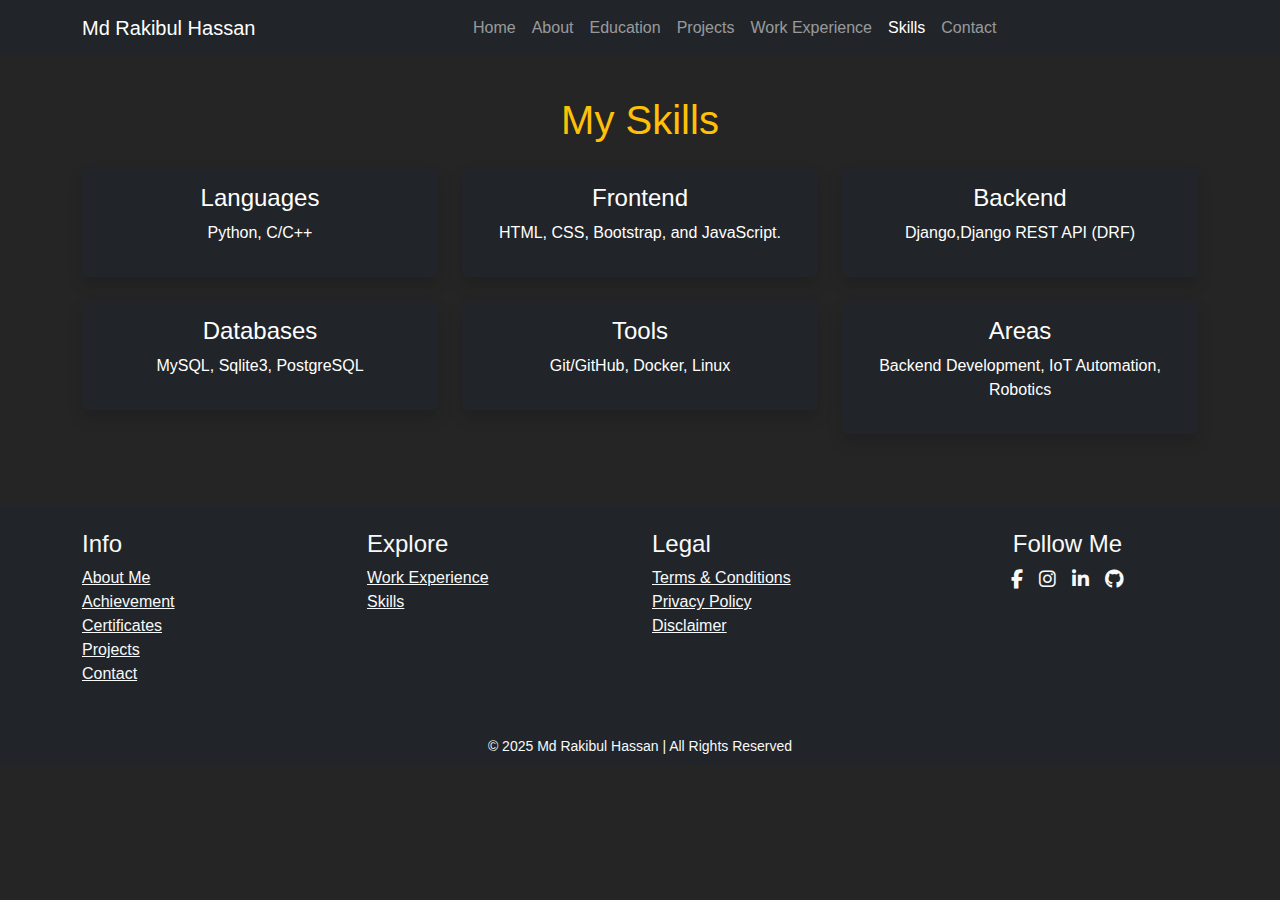
<file: skills.html>
<!DOCTYPE html>
<html lang="en">

<head>
    <meta charset="UTF-8">
    <meta name="viewport" content="width=device-width, initial-scale=1.0">
    <title>Skills | Md Rakibul Hassan</title>
    <link href="https://cdn.jsdelivr.net/npm/bootstrap@5.3.3/dist/css/bootstrap.min.css" rel="stylesheet">
    <link href="https://cdnjs.cloudflare.com/ajax/libs/font-awesome/6.5.1/css/all.min.css" rel="stylesheet">
    <link rel="stylesheet" href="style.css">
</head>

<body>

    <!-- Navbar placeholder -->
    <div id="navbar-placeholder"></div>

    <!-- Section -->
    <section class="container my-5 pt-5 skills">
        <h1 class="text-center text-warning mb-4">My Skills</h1>
        <div class="row text-center">
            <div class="col-md-4 mb-4">
                <div class="p-3 bg-dark text-white rounded shadow skill-card">
                    <h4>Languages</h4>
                    <p>Python, C/C++</p>
                </div>
            </div>
            <div class="col-md-4 mb-4">
                <div class="p-3 bg-dark text-white rounded shadow skill-card">
                    <h4>Frontend</h4>
                    <p>HTML, CSS, Bootstrap, and JavaScript.</p>
                </div>
            </div>
            <div class="col-md-4 mb-4">
                <div class="p-3 bg-dark text-white rounded shadow skill-card">
                    <h4>Backend</h4>
                    <p>Django,Django REST API (DRF)</p>
                </div>
            </div>
            <div class="col-md-4 mb-4">
                <div class="p-3 bg-dark text-white rounded shadow skill-card">
                    <h4>Databases</h4>
                    <p>MySQL, Sqlite3, PostgreSQL</p>
                </div>
            </div>
            <div class="col-md-4 mb-4">
                <div class="p-3 bg-dark text-white rounded shadow skill-card">
                    <h4>Tools</h4>
                    <p>Git/GitHub, Docker, Linux</p>
                </div>
            </div>
            <div class="col-md-4 mb-4">
                <div class="p-3 bg-dark text-white rounded shadow skill-card">
                    <h4>Areas</h4>
                    <p>Backend Development, IoT Automation, Robotics</p>
                </div>
            </div>
        </div>
    </section>

    <!-- Footer placeholder -->
    <div id="footer-placeholder"></div>

    <script src="https://cdn.jsdelivr.net/npm/bootstrap@5.3.3/dist/js/bootstrap.bundle.min.js"></script>

    <!-- Custom Script to load navbar & footer -->
    <script>
        document.addEventListener("DOMContentLoaded", () => {
            // Load Navbar
            fetch('navbar.html')
                .then(res => res.text())
                .then(html => {
                    document.getElementById('navbar-placeholder').innerHTML = html;
                    setActiveLink(); // highlight active link after loading navbar
                });

            // Load Footer
            fetch('footer.html')
                .then(res => res.text())
                .then(html => {
                    document.getElementById('footer-placeholder').innerHTML = html;
                });

            // Function to highlight the active link
            function setActiveLink() {
                const currentPath = window.location.pathname;
                const links = document.querySelectorAll('#navbar-placeholder a.nav-link');

                links.forEach(link => {
                    // Compare the link's href with the current URL path
                    if (link.getAttribute('href') === '.' + currentPath || link.getAttribute('href') === currentPath) {
                        link.classList.add('active');
                    } else {
                        link.classList.remove('active');
                    }
                });
            }
        });
    </script>

</body>

</html>
</file>
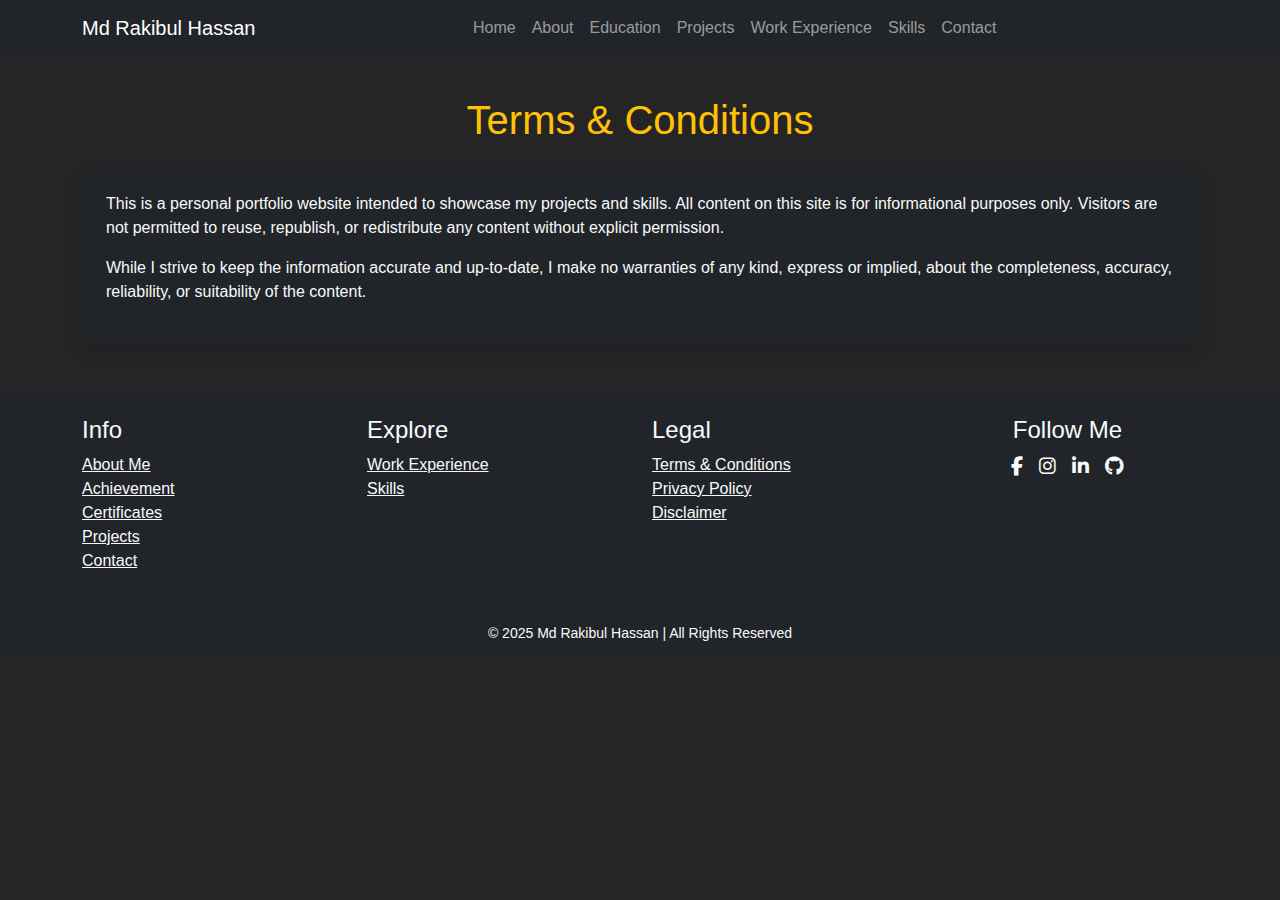
<file: terms.html>
<!DOCTYPE html>
<html lang="en">

<head>
    <meta charset="UTF-8">
    <meta name="viewport" content="width=device-width, initial-scale=1.0">
    <title>Work Experience | Md Rakibul Hassan</title>
    <link href="https://cdn.jsdelivr.net/npm/bootstrap@5.3.3/dist/css/bootstrap.min.css" rel="stylesheet">
    <link href="https://cdnjs.cloudflare.com/ajax/libs/font-awesome/6.5.1/css/all.min.css" rel="stylesheet">
    <link rel="stylesheet" href="style.css">
</head>

<body>

    <!-- Navbar placeholder -->
    <div id="navbar-placeholder"></div>

    <!-- Section -->
    <section class="container my-5 pt-5 terms">
        <h1 class="text-center text-warning mb-4">Terms & Conditions</h1>
        <div class="bg-dark text-light p-4 rounded shadow">
            <p>
                This is a personal portfolio website intended to showcase my projects and skills.
                All content on this site is for informational purposes only.
                Visitors are not permitted to reuse, republish, or redistribute any content without explicit permission.
            </p>
            <p>
                While I strive to keep the information accurate and up-to-date, I make no warranties of any kind,
                express or implied,
                about the completeness, accuracy, reliability, or suitability of the content.
            </p>
        </div>
    </section>


    <!-- Footer placeholder -->
    <div id="footer-placeholder"></div>

    <script src="https://cdn.jsdelivr.net/npm/bootstrap@5.3.3/dist/js/bootstrap.bundle.min.js"></script>

    <!-- Custom Script to load navbar & footer -->
    <script>
        document.addEventListener("DOMContentLoaded", () => {
            // Load Navbar
            fetch('navbar.html')
                .then(res => res.text())
                .then(html => {
                    document.getElementById('navbar-placeholder').innerHTML = html;
                    setActiveLink(); // highlight active link after loading navbar
                });

            // Load Footer
            fetch('footer.html')
                .then(res => res.text())
                .then(html => {
                    document.getElementById('footer-placeholder').innerHTML = html;
                });

            // Function to highlight the active link
            function setActiveLink() {
                const currentPath = window.location.pathname;
                const links = document.querySelectorAll('#navbar-placeholder a.nav-link');

                links.forEach(link => {
                    // Compare the link's href with the current URL path
                    if (link.getAttribute('href') === '.' + currentPath || link.getAttribute('href') === currentPath) {
                        link.classList.add('active');
                    } else {
                        link.classList.remove('active');
                    }
                });
            }
        });
    </script>

</body>

</html>
</file>
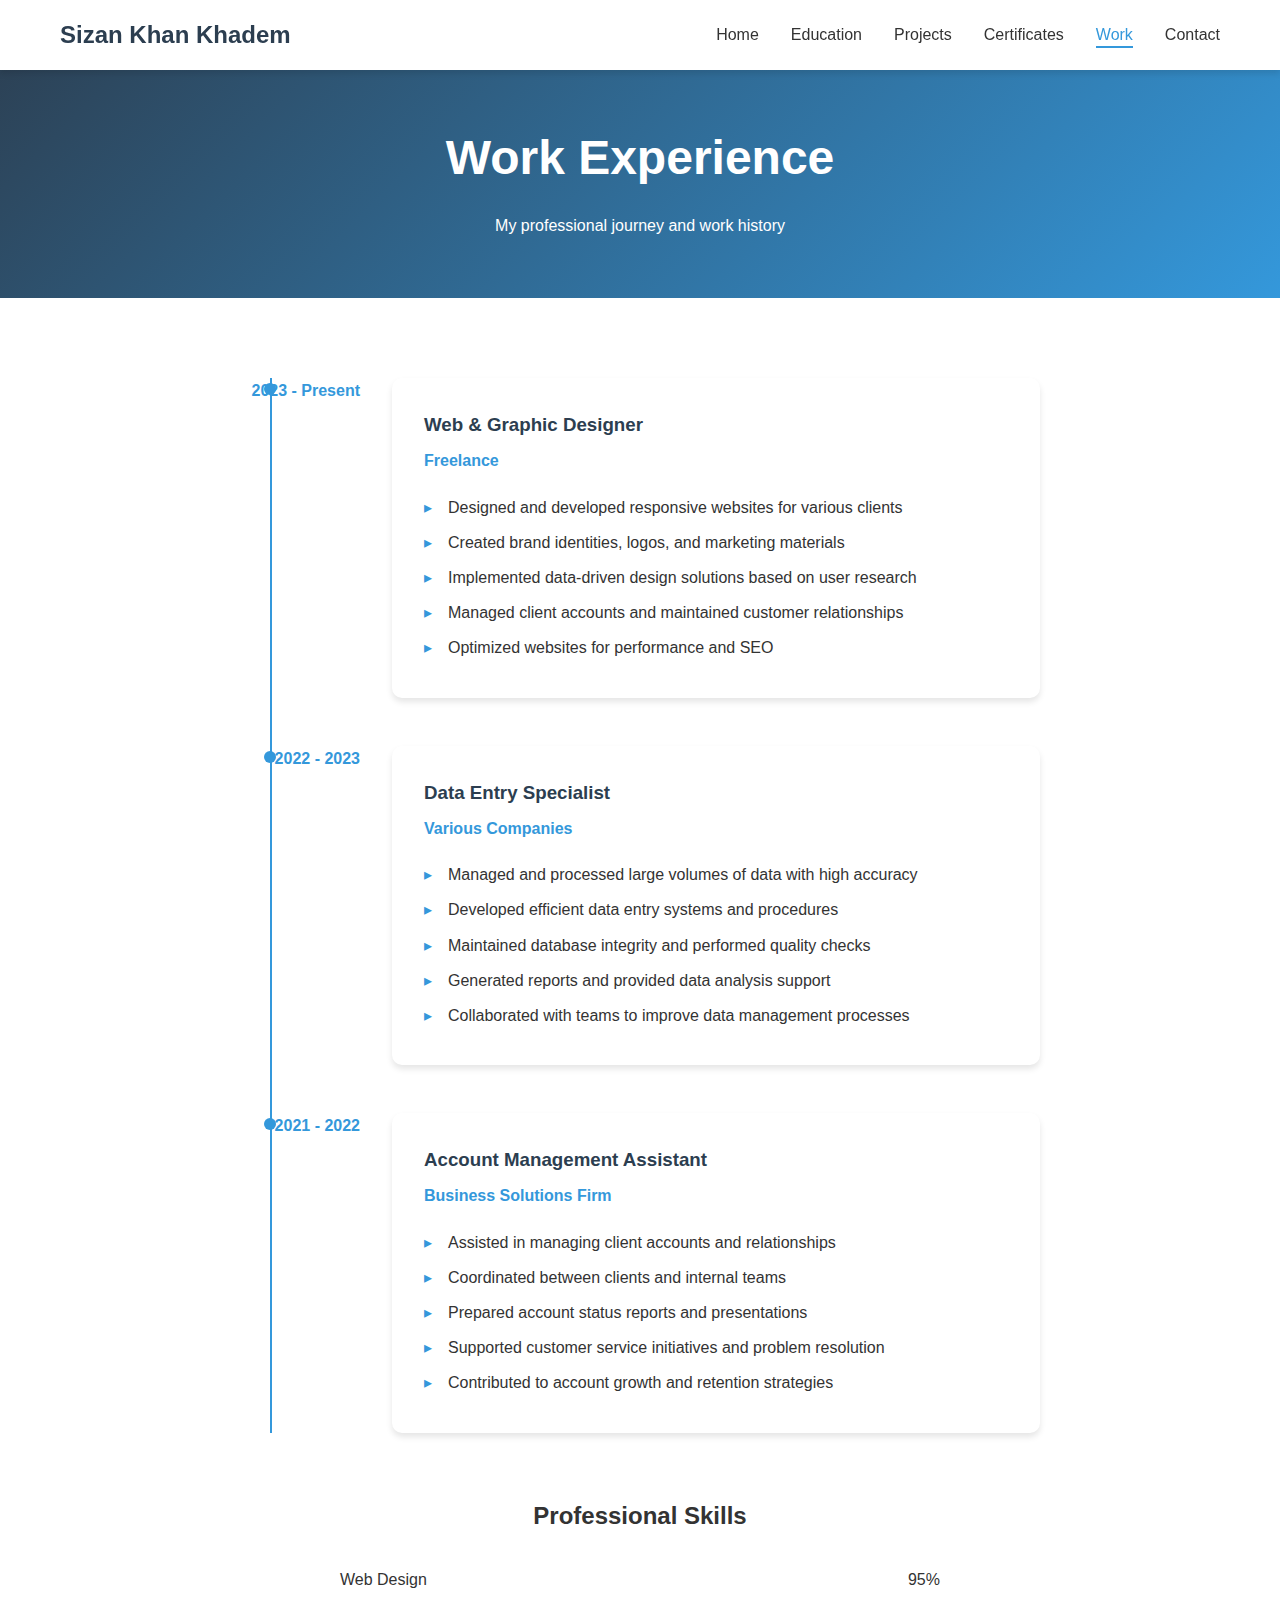
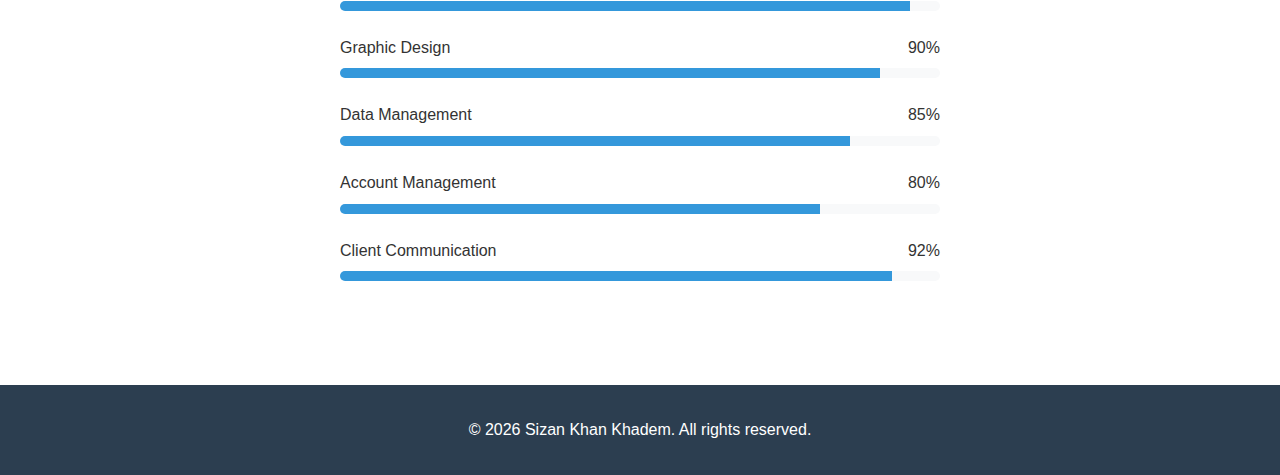
<file: work.html>
<!DOCTYPE html>
<html lang="en">
<head>
    <meta charset="UTF-8">
    <meta name="viewport" content="width=device-width, initial-scale=1.0">
    <title>Work Experience - Sizan Khan Khadem</title>
    <link rel="stylesheet" href="styles.css">
    <link href="https://cdnjs.cloudflare.com/ajax/libs/font-awesome/6.0.0/css/all.min.css" rel="stylesheet">
</head>
<body>
    <nav class="navbar">
        <div class="nav-container">
            <div class="nav-logo">
                <h2>Sizan Khan Khadem</h2>
            </div>
            <ul class="nav-menu">
                <li class="nav-item"><a href="index.html" class="nav-link">Home</a></li>
                <li class="nav-item"><a href="education.html" class="nav-link">Education</a></li>
                <li class="nav-item"><a href="projects.html" class="nav-link">Projects</a></li>
                <li class="nav-item"><a href="certificates.html" class="nav-link">Certificates</a></li>
                <li class="nav-item"><a href="work.html" class="nav-link active">Work</a></li>
                <li class="nav-item"><a href="contact.html" class="nav-link">Contact</a></li>
            </ul>
            <div class="hamburger">
                <span></span>
                <span></span>
                <span></span>
            </div>
        </div>
    </nav>

    <section class="page-header">
        <div class="container">
            <h1>Work Experience</h1>
            <p>My professional journey and work history</p>
        </div>
    </section>

    <section class="work-experience">
        <div class="container">
            <div class="timeline">
                <div class="timeline-item">
                    <div class="timeline-date">
                        <span>2023 - Present</span>
                    </div>
                    <div class="timeline-content">
                        <h3>Web & Graphic Designer</h3>
                        <span class="company">Freelance</span>
                        <ul>
                            <li>Designed and developed responsive websites for various clients</li>
                            <li>Created brand identities, logos, and marketing materials</li>
                            <li>Implemented data-driven design solutions based on user research</li>
                            <li>Managed client accounts and maintained customer relationships</li>
                            <li>Optimized websites for performance and SEO</li>
                        </ul>
                    </div>
                </div>

                <div class="timeline-item">
                    <div class="timeline-date">
                        <span>2022 - 2023</span>
                    </div>
                    <div class="timeline-content">
                        <h3>Data Entry Specialist</h3>
                        <span class="company">Various Companies</span>
                        <ul>
                            <li>Managed and processed large volumes of data with high accuracy</li>
                            <li>Developed efficient data entry systems and procedures</li>
                            <li>Maintained database integrity and performed quality checks</li>
                            <li>Generated reports and provided data analysis support</li>
                            <li>Collaborated with teams to improve data management processes</li>
                        </ul>
                    </div>
                </div>

                <div class="timeline-item">
                    <div class="timeline-date">
                        <span>2021 - 2022</span>
                    </div>
                    <div class="timeline-content">
                        <h3>Account Management Assistant</h3>
                        <span class="company">Business Solutions Firm</span>
                        <ul>
                            <li>Assisted in managing client accounts and relationships</li>
                            <li>Coordinated between clients and internal teams</li>
                            <li>Prepared account status reports and presentations</li>
                            <li>Supported customer service initiatives and problem resolution</li>
                            <li>Contributed to account growth and retention strategies</li>
                        </ul>
                    </div>
                </div>
            </div>

            <div class="skills-summary">
                <h2>Professional Skills</h2>
                <div class="skills-progress">
                    <div class="skill-item">
                        <div class="skill-info">
                            <span>Web Design</span>
                            <span>95%</span>
                        </div>
                        <div class="progress-bar">
                            <div class="progress" style="width: 95%"></div>
                        </div>
                    </div>
                    <div class="skill-item">
                        <div class="skill-info">
                            <span>Graphic Design</span>
                            <span>90%</span>
                        </div>
                        <div class="progress-bar">
                            <div class="progress" style="width: 90%"></div>
                        </div>
                    </div>
                    <div class="skill-item">
                        <div class="skill-info">
                            <span>Data Management</span>
                            <span>85%</span>
                        </div>
                        <div class="progress-bar">
                            <div class="progress" style="width: 85%"></div>
                        </div>
                    </div>
                    <div class="skill-item">
                        <div class="skill-info">
                            <span>Account Management</span>
                            <span>80%</span>
                        </div>
                        <div class="progress-bar">
                            <div class="progress" style="width: 80%"></div>
                        </div>
                    </div>
                    <div class="skill-item">
                        <div class="skill-info">
                            <span>Client Communication</span>
                            <span>92%</span>
                        </div>
                        <div class="progress-bar">
                            <div class="progress" style="width: 92%"></div>
                        </div>
                    </div>
                </div>
            </div>
        </div>
    </section>

    <footer class="footer">
        <div class="container">
            <p>&copy; 2024 Sizan Khan Khadem. All rights reserved.</p>
        </div>
    </footer>

    <script src="script.js"></script>
</body>
</html>
</file>
<file: styles.css>
* {
    margin: 0;
    padding: 0;
    box-sizing: border-box;
}

:root {
    --primary-color: #2c3e50;
    --secondary-color: #3498db;
    --accent-color: #e74c3c;
    --text-color: #333;
    --light-bg: #f8f9fa;
    --white: #ffffff;
    --shadow: 0 4px 6px rgba(0, 0, 0, 0.1);
    --transition: all 0.3s ease;
}

body {
    font-family: 'Segoe UI', Tahoma, Geneva, Verdana, sans-serif;
    line-height: 1.6;
    color: var(--text-color);
    background-color: var(--white);
}

.container {
    max-width: 1200px;
    margin: 0 auto;
    padding: 0 20px;
}

/* Navigation */
.navbar {
    background: var(--white);
    box-shadow: var(--shadow);
    position: fixed;
    width: 100%;
    top: 0;
    z-index: 1000;
}

.nav-container {
    max-width: 1200px;
    margin: 0 auto;
    padding: 0 20px;
    display: flex;
    justify-content: space-between;
    align-items: center;
    height: 70px;
}

.nav-logo h2 {
    color: var(--primary-color);
    font-weight: 700;
}

.nav-menu {
    display: flex;
    list-style: none;
    gap: 2rem;
}

.nav-link {
    text-decoration: none;
    color: var(--text-color);
    font-weight: 500;
    transition: var(--transition);
    position: relative;
}

.nav-link:hover,
.nav-link.active {
    color: var(--secondary-color);
}

.nav-link.active::after {
    content: '';
    position: absolute;
    bottom: -5px;
    left: 0;
    width: 100%;
    height: 2px;
    background: var(--secondary-color);
}

.hamburger {
    display: none;
    flex-direction: column;
    cursor: pointer;
}

.hamburger span {
    width: 25px;
    height: 3px;
    background: var(--primary-color);
    margin: 3px 0;
    transition: var(--transition);
}

/* Hero Section */
.hero {
    padding: 120px 0 80px;
    background: linear-gradient(135deg, var(--light-bg) 0%, var(--white) 100%);
}

.hero-container {
    max-width: 1200px;
    margin: 0 auto;
    padding: 0 20px;
    display: grid;
    grid-template-columns: 1fr 1fr;
    gap: 4rem;
    align-items: center;
}

.hero-content h1 {
    font-size: 3rem;
    margin-bottom: 1rem;
    color: var(--primary-color);
}

.highlight {
    color: var(--secondary-color);
}

.hero-content h2 {
    font-size: 1.5rem;
    margin-bottom: 1.5rem;
    color: var(--accent-color);
    font-weight: 400;
}

.bio {
    font-size: 1.1rem;
    margin-bottom: 2rem;
    color: #666;
}

.hero-buttons {
    display: flex;
    gap: 1rem;
    margin-bottom: 2rem;
}

.btn {
    padding: 12px 30px;
    text-decoration: none;
    border-radius: 5px;
    font-weight: 600;
    transition: var(--transition);
    display: inline-block;
}

.btn-primary {
    background: var(--secondary-color);
    color: var(--white);
}

.btn-primary:hover {
    background: #2980b9;
    transform: translateY(-2px);
}

.btn-secondary {
    background: transparent;
    color: var(--secondary-color);
    border: 2px solid var(--secondary-color);
}

.btn-secondary:hover {
    background: var(--secondary-color);
    color: var(--white);
}

.social-links {
    display: flex;
    gap: 1rem;
}

.social-links a {
    display: inline-flex;
    align-items: center;
    justify-content: center;
    width: 40px;
    height: 40px;
    background: var(--primary-color);
    color: var(--white);
    border-radius: 50%;
    text-decoration: none;
    transition: var(--transition);
}

.social-links a:hover {
    background: var(--secondary-color);
    transform: translateY(-3px);
}

.hero-image {
    display: flex;
    justify-content: center;
    align-items: center;
}

.image-placeholder {
    width: 300px;
    height: 300px;
    background: var(--secondary-color);
    border-radius: 50%;
    display: flex;
    align-items: center;
    justify-content: center;
    color: var(--white);
    font-size: 6rem;
}

/* Skills Section */
.skills {
    padding: 80px 0;
    background: var(--light-bg);
}

.skills h2 {
    text-align: center;
    font-size: 2.5rem;
    margin-bottom: 3rem;
    color: var(--primary-color);
}

.skills-grid {
    display: grid;
    grid-template-columns: repeat(auto-fit, minmax(250px, 1fr));
    gap: 2rem;
}

.skill-card {
    background: var(--white);
    padding: 2rem;
    border-radius: 10px;
    text-align: center;
    box-shadow: var(--shadow);
    transition: var(--transition);
}

.skill-card:hover {
    transform: translateY(-5px);
}

.skill-card i {
    font-size: 3rem;
    color: var(--secondary-color);
    margin-bottom: 1rem;
}

.skill-card h3 {
    margin-bottom: 1rem;
    color: var(--primary-color);
}

/* Page Header */
.page-header {
    padding: 120px 0 60px;
    background: linear-gradient(135deg, var(--primary-color) 0%, var(--secondary-color) 100%);
    color: var(--white);
    text-align: center;
}

.page-header h1 {
    font-size: 3rem;
    margin-bottom: 1rem;
}

/* Education */
.education {
    padding: 80px 0;
}

.education-timeline {
    max-width: 800px;
    margin: 0 auto;
}

.education-item {
    display: flex;
    gap: 2rem;
    margin-bottom: 3rem;
    padding: 2rem;
    background: var(--white);
    border-radius: 10px;
    box-shadow: var(--shadow);
}

.education-icon {
    flex-shrink: 0;
    width: 60px;
    height: 60px;
    background: var(--secondary-color);
    border-radius: 50%;
    display: flex;
    align-items: center;
    justify-content: center;
    color: var(--white);
    font-size: 1.5rem;
}

.education-content h3 {
    color: var(--primary-color);
    margin-bottom: 0.5rem;
}

.education-date {
    color: var(--secondary-color);
    font-weight: 600;
    margin-bottom: 1rem;
    display: block;
}

.skills-section {
    margin-top: 4rem;
}

.skills-section h2 {
    text-align: center;
    margin-bottom: 2rem;
}

.skills-grid {
    display: grid;
    grid-template-columns: repeat(auto-fit, minmax(250px, 1fr));
    gap: 2rem;
}

.skill-category {
    background: var(--white);
    padding: 2rem;
    border-radius: 10px;
    box-shadow: var(--shadow);
}

.skill-category h3 {
    color: var(--primary-color);
    margin-bottom: 1rem;
    text-align: center;
}

.skill-category ul {
    list-style: none;
}

.skill-category li {
    padding: 0.5rem 0;
    border-bottom: 1px solid #eee;
}

.skill-category li:last-child {
    border-bottom: none;
}

/* Projects */
.projects {
    padding: 80px 0;
}

.projects-grid {
    display: grid;
    grid-template-columns: repeat(auto-fit, minmax(350px, 1fr));
    gap: 2rem;
}

.project-card {
    background: var(--white);
    border-radius: 10px;
    overflow: hidden;
    box-shadow: var(--shadow);
    transition: var(--transition);
}

.project-card:hover {
    transform: translateY(-5px);
}

.project-image {
    height: 200px;
    background: var(--secondary-color);
    display: flex;
    align-items: center;
    justify-content: center;
    color: var(--white);
    font-size: 3rem;
}

.project-content {
    padding: 1.5rem;
}

.project-content h3 {
    color: var(--primary-color);
    margin-bottom: 1rem;
}

.project-tech {
    display: flex;
    flex-wrap: wrap;
    gap: 0.5rem;
    margin: 1rem 0;
}

.tech-tag {
    background: var(--light-bg);
    color: var(--primary-color);
    padding: 0.3rem 0.8rem;
    border-radius: 20px;
    font-size: 0.8rem;
    font-weight: 600;
}

.project-link {
    display: inline-flex;
    align-items: center;
    gap: 0.5rem;
    color: var(--secondary-color);
    text-decoration: none;
    font-weight: 600;
    transition: var(--transition);
}

.project-link:hover {
    color: var(--primary-color);
}

/* Certificates */
.certificates {
    padding: 80px 0;
}

.certificates-grid {
    display: grid;
    grid-template-columns: repeat(auto-fit, minmax(350px, 1fr));
    gap: 2rem;
}

.certificate-card {
    background: var(--white);
    padding: 2rem;
    border-radius: 10px;
    box-shadow: var(--shadow);
    display: flex;
    gap: 1.5rem;
    transition: var(--transition);
}

.certificate-card:hover {
    transform: translateY(-5px);
}

.certificate-icon {
    flex-shrink: 0;
    width: 60px;
    height: 60px;
    background: var(--secondary-color);
    border-radius: 50%;
    display: flex;
    align-items: center;
    justify-content: center;
    color: var(--white);
    font-size: 1.5rem;
}

.certificate-content h3 {
    color: var(--primary-color);
    margin-bottom: 0.5rem;
}

.certificate-issuer {
    color: var(--secondary-color);
    font-weight: 600;
    display: block;
    margin-bottom: 0.3rem;
}

.certificate-date {
    color: #666;
    font-size: 0.9rem;
    display: block;
    margin-bottom: 1rem;
}

.achievements-section {
    margin-top: 4rem;
}

.achievements-section h2 {
    text-align: center;
    margin-bottom: 2rem;
}

.achievements-list {
    max-width: 800px;
    margin: 0 auto;
}

.achievement-item {
    display: flex;
    gap: 1.5rem;
    margin-bottom: 2rem;
    padding: 1.5rem;
    background: var(--white);
    border-radius: 10px;
    box-shadow: var(--shadow);
}

.achievement-item i {
    color: var(--accent-color);
    font-size: 1.5rem;
    margin-top: 0.3rem;
}

.achievement-content h4 {
    color: var(--primary-color);
    margin-bottom: 0.5rem;
}

/* Work Experience */
.work-experience {
    padding: 80px 0;
}

.timeline {
    max-width: 800px;
    margin: 0 auto;
    position: relative;
}

.timeline::before {
    content: '';
    position: absolute;
    left: 30px;
    top: 0;
    bottom: 0;
    width: 2px;
    background: var(--secondary-color);
}

.timeline-item {
    display: flex;
    gap: 2rem;
    margin-bottom: 3rem;
    position: relative;
}

.timeline-date {
    flex-shrink: 0;
    width: 120px;
    text-align: right;
    font-weight: 600;
    color: var(--secondary-color);
}

.timeline-date::before {
    content: '';
    position: absolute;
    left: 24px;
    width: 12px;
    height: 12px;
    background: var(--secondary-color);
    border-radius: 50%;
    top: 5px;
}

.timeline-content {
    flex: 1;
    background: var(--white);
    padding: 2rem;
    border-radius: 10px;
    box-shadow: var(--shadow);
}

.timeline-content h3 {
    color: var(--primary-color);
    margin-bottom: 0.5rem;
}

.company {
    color: var(--secondary-color);
    font-weight: 600;
    margin-bottom: 1rem;
    display: block;
}

.timeline-content ul {
    list-style: none;
}

.timeline-content li {
    padding: 0.3rem 0;
    position: relative;
    padding-left: 1.5rem;
}

.timeline-content li::before {
    content: '▸';
    position: absolute;
    left: 0;
    color: var(--secondary-color);
}

.skills-summary {
    margin-top: 4rem;
}

.skills-summary h2 {
    text-align: center;
    margin-bottom: 2rem;
}

.skills-progress {
    max-width: 600px;
    margin: 0 auto;
}

.skill-item {
    margin-bottom: 1.5rem;
}

.skill-info {
    display: flex;
    justify-content: space-between;
    margin-bottom: 0.5rem;
}

.progress-bar {
    background: var(--light-bg);
    height: 10px;
    border-radius: 5px;
    overflow: hidden;
}

.progress {
    background: var(--secondary-color);
    height: 100%;
    transition: width 1s ease-in-out;
}

/* Contact */
.contact {
    padding: 80px 0;
}

.contact-content {
    display: grid;
    grid-template-columns: 1fr 1fr;
    gap: 4rem;
    max-width: 1000px;
    margin: 0 auto;
}

.contact-info h2 {
    color: var(--primary-color);
    margin-bottom: 1rem;
}

.contact-details {
    margin: 2rem 0;
}

.contact-item {
    display: flex;
    gap: 1rem;
    margin-bottom: 1.5rem;
    align-items: flex-start;
}

.contact-item i {
    color: var(--secondary-color);
    font-size: 1.2rem;
    margin-top: 0.3rem;
}

.contact-item h3 {
    color: var(--primary-color);
    margin-bottom: 0.3rem;
}

.social-contact h3 {
    margin-bottom: 1rem;
    color: var(--primary-color);
}

.social-contact .social-links {
    display: flex;
    gap: 1rem;
}

.social-link {
    display: inline-flex;
    align-items: center;
    justify-content: center;
    width: 50px;
    height: 50px;
    background: var(--primary-color);
    color: var(--white);
    border-radius: 50%;
    text-decoration: none;
    font-size: 1.2rem;
    transition: var(--transition);
}

.social-link:hover {
    background: var(--secondary-color);
    transform: translateY(-3px);
}

.contact-form {
    background: var(--white);
    padding: 2rem;
    border-radius: 10px;
    box-shadow: var(--shadow);
}

.contact-form h2 {
    color: var(--primary-color);
    margin-bottom: 1.5rem;
    text-align: center;
}

.form-group {
    margin-bottom: 1.5rem;
}

.form-group label {
    display: block;
    margin-bottom: 0.5rem;
    color: var(--primary-color);
    font-weight: 600;
}

.form-group input,
.form-group textarea {
    width: 100%;
    padding: 0.8rem;
    border: 2px solid #e0e0e0;
    border-radius: 5px;
    font-size: 1rem;
    transition: var(--transition);
}

.form-group input:focus,
.form-group textarea:focus {
    outline: none;
    border-color: var(--secondary-color);
}

/* Footer */
.footer {
    background: var(--primary-color);
    color: var(--white);
    text-align: center;
    padding: 2rem 0;
}

/* Responsive Design */
@media (max-width: 768px) {
    .hamburger {
        display: flex;
    }

    .nav-menu {
        position: fixed;
        left: -100%;
        top: 70px;
        flex-direction: column;
        background: var(--white);
        width: 100%;
        text-align: center;
        transition: var(--transition);
        box-shadow: var(--shadow);
        padding: 2rem 0;
    }

    .nav-menu.active {
        left: 0;
    }

    .hero-container {
        grid-template-columns: 1fr;
        text-align: center;
    }

    .hero-content h1 {
        font-size: 2.5rem;
    }

    .hero-buttons {
        justify-content: center;
    }

    .contact-content {
        grid-template-columns: 1fr;
    }

    .education-item {
        flex-direction: column;
        text-align: center;
    }

    .timeline::before {
        left: 20px;
    }

    .timeline-date {
        width: 80px;
    }

    .timeline-date::before {
        left: 14px;
    }
}

@media (max-width: 480px) {
    .hero-content h1 {
        font-size: 2rem;
    }

    .page-header h1 {
        font-size: 2rem;
    }

    .projects-grid,
    .certificates-grid {
        grid-template-columns: 1fr;
    }

    .hero-buttons {
        flex-direction: column;
        align-items: center;
    }
}
</file>
<file: style.css>
body {
    background: #262525;
}

* {
    font-family: "Poppins", sans-serif;
}

.left_container {
    background: #262525;
}


.content .intro {
    font-size: 1.5rem;
    color: white;
}

.content .intro span {
    color: #ffcd38;
}

.content h1 {
    font-size: 4rem;
    color: #ffcd38;
}

.content .details {
    font-size: 1.1rem;
    color: aliceblue;
    max-width: 38rem;
    margin: 1.1rem auto;
    line-height: 1.8rem;
}

.HEADLINE,
.HEADLINE1 {
    color: rgb(13, 24, 33);
    background: #ffcd38;
    border-radius: 100%;
    padding: 10px;
    display: inline-block;
    margin-bottom: 1rem;
}

.about {
    color: aliceblue;
}

footer .social-icons a {
    font-size: 1.2rem;
    transition: color 0.3s ease;
}

footer .social-icons a:hover {
    color: #386dff;
}

/* For skill cards */
.skill-card {
    transition: all 0.3s ease;
}

.skill-card:hover {
    transform: translateY(-5px) scale(1.02);
    box-shadow: 0 0 20px rgba(255, 205, 56, 0.5);
    background-color: #2c2c2c;
}

/* For project cards */
.card:hover {
    background-color: #2c2c2c;
    box-shadow: 0 0 20px rgba(255, 205, 56, 0.4);
}

/* For work experience items */
.work .list-group-item {
    background-color: #333;
    color: #fff;
    border: 1px solid #444;
    transition: all 0.3s ease;
}

.work .list-group-item:hover {
    background-color: #444;
    transform: translateX(5px);
}

/* For Education */
.education-card {
    transition: all 0.3s ease;
}

.education-card:hover {
    transform: translateY(-5px) scale(1.02);
    box-shadow: 0 0 20px rgba(255, 205, 56, 0.4);
    background-color: #2c2c2c;
}

.certificate-card {
    transition: all 0.3s ease;
}

.certificate-card:hover {
    transform: translateY(-5px) scale(1.02);
    box-shadow: 0 0 20px rgba(255, 205, 56, 0.4);
    background-color: #2c2c2c;
}

/* For contact form */
.contact a {
    transition: all 0.3s ease;
}

.contact a:hover {
    color: #42b6e3 !important;
    transform: scale(1.1);
    text-decoration: none;
}

::placeholder {
    color: #6652c0;
}

:-ms-input-placeholder {
    /* IE 10-11 */
    color: #6652c0;
}

::-ms-input-placeholder {
    /* Edge */
    color: #6652c0;
}

.hover-text {
    display: inline-block;
    transition: all 0.2s ease;
    cursor: pointer;
}

.hover-text:hover {
    color: #ffc107;
    transform: scale(1.05);
}

/* Form inside cards with hover effects similar to demo style */
form {
    background-color: #2c2c2c;
    padding: 20px;
    border-radius: 15px;
    box-shadow: inset 0 0 10px rgba(0, 0, 0, 0.5);
    transition: all 0.3s ease;
    max-width: 900px;
    margin: 40px auto;
}

/* Hover effect: lift and scale, glow shadow */
form:hover {
    transform: translateY(-8px) scale(1.02);
    box-shadow: 0 0 20px rgba(255, 205, 56, 0.4);
    background-color: #222;
}

/* Style for the "Get in Touch" header */
h2 {
    transition: color 0.3s, transform 0.3s;
}

/* Hover effect for the header */
h2:hover {
    color: #5293d3;
    transform: translateY(-2px);
    cursor: pointer;
}

/* Labels, inputs, textarea, buttons - white text for consistency */
label,
input,
textarea,
button {
    color: #fff;
    font-family: Arial, sans-serif;
    transition: all 0.3s ease;
}

/* Inputs and textarea styles for dark theme */
input[type="text"],
input[type="email"],
textarea {
    background-color: #1c1c1c;
    border: 1px solid #555;
    border-radius: 8px;
    width: 100%;
    padding: 10px;
    margin-bottom: 15px;
}

/* Focus effect for inputs and textarea */
input[type="text"]:focus,
input[type="email"]:focus,
textarea:focus {
    border-color: #ffc107;
    outline: none;
    box-shadow: 0 0 8px rgba(255, 193, 7, 0.8);
}

/* Style for submit button, hover adds glow effect and lift */
button {
    background-color: #ffc107;
    color: #000;
    border: none;
    padding: 12px 30px;
    border-radius: 8px;
    font-weight: bold;
    cursor: pointer;
    transition: box-shadow 0.3s, transform 0.3s;
}

button:hover {
    box-shadow: 0 0 15px rgba(255, 205, 56, 0.8);
    transform: translateY(-2px);
}

.equal-height .col-md-4 {
    display: flex;
}

.equal-height .card {
    flex: 1;
    display: flex;
    flex-direction: column;
}

.equal-height .card-body {
    flex: 1;
    display: flex;
    flex-direction: column;
}
</file>
